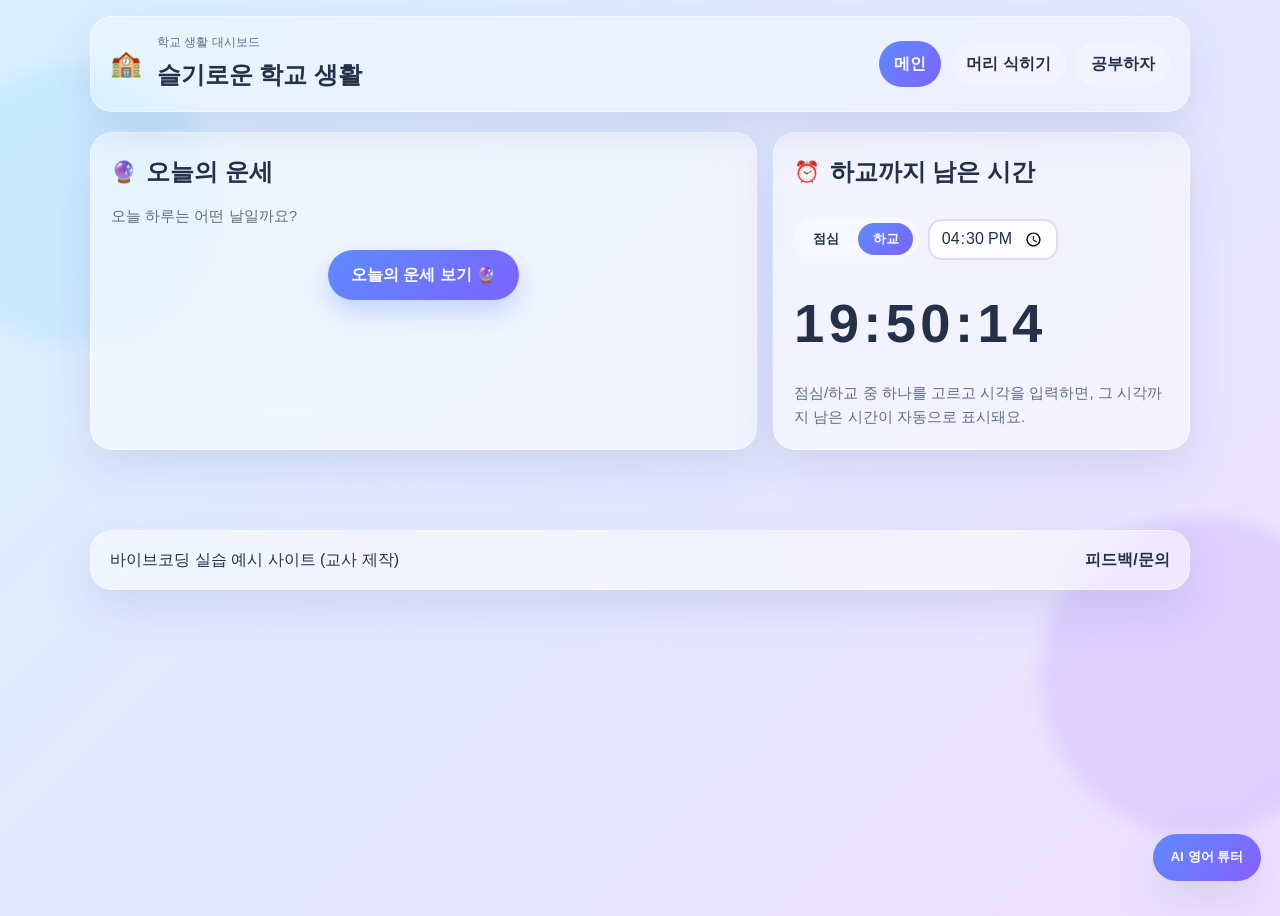
<file: index.html>
<!-- 파일 위치: index.html -->
<!DOCTYPE html>
<html lang="ko">
  <head>
    <meta charset="UTF-8" />
    <meta name="viewport" content="width=device-width, initial-scale=1.0" />
    <meta
      name="description"
      content="슬기로운 학교 생활 대시보드. 급식, 게임, 공부 도구를 한 곳에서 쉽게 확인하세요."
    />
    <title>슬기로운 학교 생활</title>
    <link rel="icon" href="assets/icons/favicon.ico" type="image/x-icon" />
    <link rel="stylesheet" href="css/style.css" />
  </head>
  <body>
    <div class="background-orb orb-1"></div>
    <div class="background-orb orb-2"></div>

    <header class="topbar glass">
      <div class="brand-wrap">
        <div class="brand-mark">🏫</div>
        <div>
          <p class="eyebrow">학교 생활 대시보드</p>
          <h1>슬기로운 학교 생활</h1>
        </div>
      </div>

      <nav class="gnb" aria-label="메인 내비게이션">
        <a class="nav-link active" href="index.html" data-page="index">메인</a>
        <a class="nav-link" href="pages/game.html" data-page="game">머리 식히기</a>
        <a class="nav-link" href="pages/study.html" data-page="study">공부하자</a>
      </nav>
    </header>

    <main class="page-shell">
      <section class="hero-grid">
        <article class="glass card fortune-card">
          <div class="section-title-row">
            <span class="title-emoji">🔮</span>
            <h2>오늘의 운세</h2>
          </div>
          <p class="fortune-subtitle">오늘 하루는 어떤 날일까요?</p>

          <div id="fortune-idle" class="fortune-idle">
            <button id="fortune-reveal-btn" type="button" class="fortune-reveal-btn">오늘의 운세 보기 🔮</button>
          </div>

          <div id="fortune-result" class="fortune-result" hidden>
            <div class="fortune-emoji" id="fortune-emoji">🍀</div>
            <p class="fortune-text" id="fortune-text"></p>

            <div class="fortune-extra">
              <div class="fortune-chip">
                <span class="fortune-chip-label">행운의 색</span>
                <span class="fortune-chip-value">
                  <span class="fortune-color-dot" id="fortune-color-dot"></span>
                  <span id="fortune-color-name"></span>
                </span>
              </div>
              <div class="fortune-chip">
                <span class="fortune-chip-label">행운의 아이템</span>
                <span class="fortune-chip-value" id="fortune-item"></span>
              </div>
            </div>

            <button id="fortune-reroll-btn" type="button" class="fortune-reroll-btn">그냥 재미로 다시 뽑기 🔁</button>
          </div>
        </article>

        <article class="glass card countdown-card">
          <div class="section-title-row">
            <span class="title-emoji">⏰</span>
            <h2 id="countdownLabel">하교까지 남은 시간</h2>
          </div>

          <div class="timer-setup">
            <div class="timer-mode-group" role="group" aria-label="시간 종류 선택">
              <button type="button" class="timer-mode-btn" data-mode="lunch" aria-pressed="false">점심</button>
              <button type="button" class="timer-mode-btn" data-mode="dismissal" aria-pressed="false">하교</button>
            </div>
            <input type="time" id="targetTimeInput" aria-label="목표 시각 입력" />
          </div>

          <div id="countdown" class="countdown-number">00:00:00</div>
          <p class="countdown-note">점심/하교 중 하나를 고르고 시각을 입력하면, 그 시각까지 남은 시간이 자동으로 표시돼요.</p>
        </article>
      </section>
    </main>

    <button class="floating-tutor" type="button" aria-label="AI 영어 튜터 열기">
      <span>AI 영어 튜터</span>
    </button>

    <!-- AI 영어 튜터 챗봇 창: 평소에는 hidden 속성으로 숨겨져 있다가,
         플로팅 버튼을 누르면 main.js가 hidden을 풀어서 화면에 보여줘요. -->
    <div id="tutor-panel" class="tutor-panel" hidden>
      <div class="tutor-panel-inner glass">
        <div class="tutor-panel-header">
          <div>
            <p class="tutor-panel-title">🤖 AI 영어 튜터</p>
            <p class="tutor-panel-hint">💡 새 단어로 다시 시작하려면 채팅창 안의 🔄 버튼을 눌러주세요</p>
          </div>
          <button id="tutor-close-btn" type="button" aria-label="AI 영어 튜터 닫기">✕</button>
        </div>
        <div class="tutor-panel-body">
          <!-- Dify에서 만든 영어 단어 챗봇이 여기에 표시돼요.
               무료 사용량 초과 시 안내 메시지 필요
               크레딧이 빨리 소진될 경우, Dify에 Google Gemini 등 자체 무료 API 키를 연결하는 방식으로 전환 가능 -->
          <iframe
            id="tutor-iframe"
            src="https://udify.app/chatbot/o3hLbj0Ut3vGTRB0"
            style="width: 100%; height: 100%"
            frameborder="0"
            allow="microphone"
            title="AI 영어 튜터 챗봇"
          ></iframe>
        </div>
      </div>
    </div>

    <footer class="site-footer glass">
      <p>바이브코딩 실습 예시 사이트 (교사 제작)</p>
      <a href="#" aria-label="피드백 및 문의">피드백/문의</a>
    </footer>

    <script src="js/config.js"></script>
    <script src="js/fortune.js"></script>
    <script src="js/main.js"></script>
  </body>
</html>
</file>
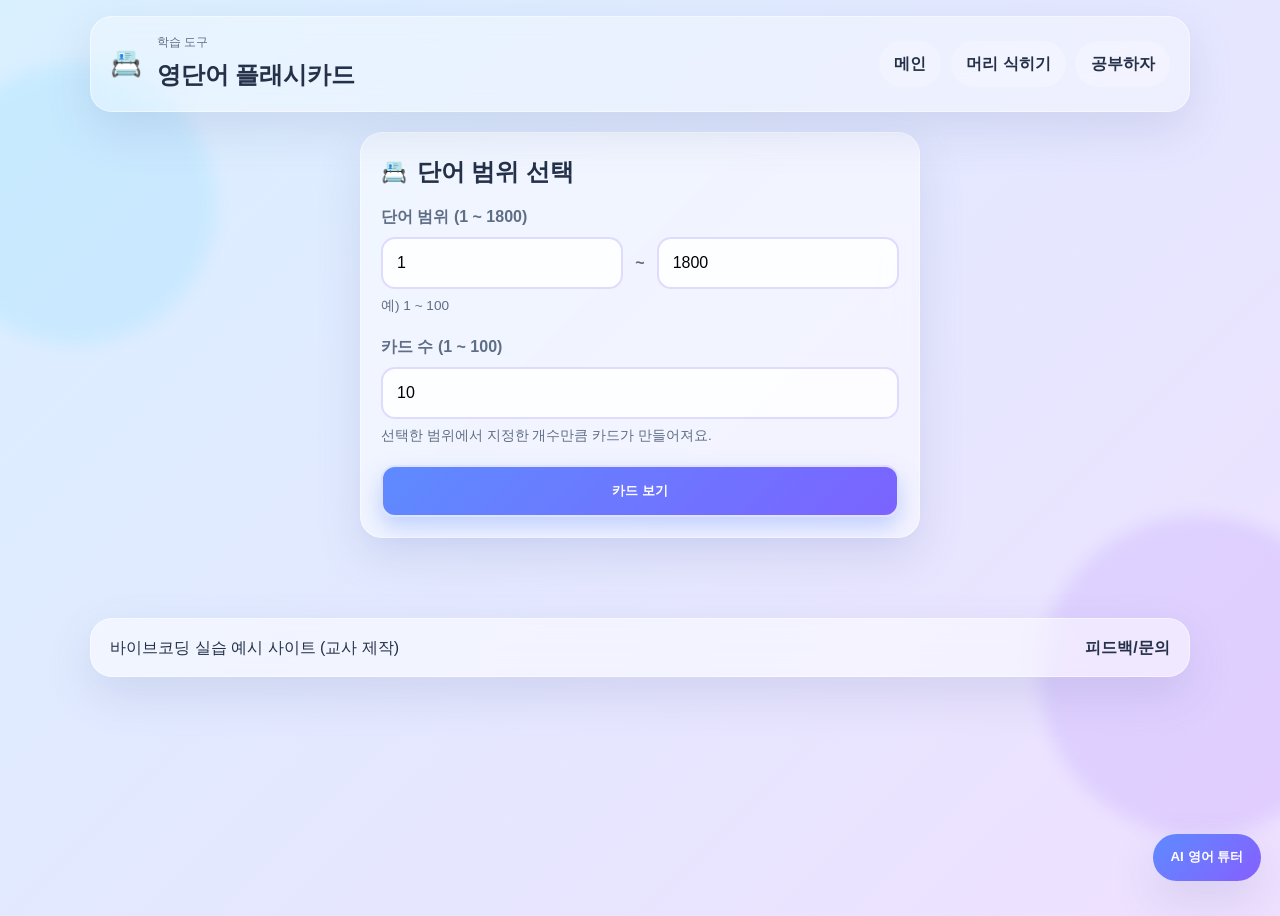
<file: pages/flashcard.html>
<!-- 파일 위치: pages/flashcard.html -->
<!DOCTYPE html>
<html lang="ko">
  <head>
    <meta charset="UTF-8" />
    <meta name="viewport" content="width=device-width, initial-scale=1.0" />
    <meta
      name="description"
      content="영단어 플래시카드로 단어를 외우고, 외웠어요/다시 봐야해요로 체크하며 학습 결과를 확인하는 페이지입니다."
    />
    <title>영단어 플래시카드</title>
    <link rel="icon" href="../assets/icons/favicon.ico" type="image/x-icon" />
    <link rel="stylesheet" href="../css/style.css" />
    <style>
      /* =========================================================
         이 페이지(flashcard.html)에서만 쓰는 전용 스타일이에요.
         색깔・둥근 정도・폰트는 전부 style.css의 :root 변수
         (--accent, --text-main, --text-subtle, --radius, --radius-sm, --font-body 등)를
         그대로 가져다 써서 사이트 전체 톤과 어긋나지 않게 했어요.
         ========================================================= */

      .flashcard-app {
        max-width: 560px;
        margin: 0 auto;
      }

      .screen {
        display: none;
        animation: fade 0.28s ease;
      }
      .screen.active {
        display: block;
      }
      @keyframes fade {
        from {
          opacity: 0;
          transform: translateY(8px);
        }
        to {
          opacity: 1;
          transform: translateY(0);
        }
      }

      /* 범위 설정 화면 */
      .field {
        margin-bottom: 1.1rem;
      }
      .field label {
        display: block;
        font-weight: 700;
        margin-bottom: 0.45rem;
        color: var(--text-subtle);
      }
      .row {
        display: flex;
        align-items: center;
        gap: 0.75rem;
      }
      .row .sep {
        font-weight: 800;
        color: var(--text-subtle);
      }
      .flashcard-app input[type="number"] {
        width: 100%;
        height: 52px;
        border-radius: var(--radius-sm);
        border: 2px solid rgba(124, 108, 246, 0.24);
        background: rgba(255, 255, 255, 0.84);
        padding: 0 14px;
        font-size: 1rem;
        font-family: var(--font-body);
        outline: none;
        transition: border-color 0.2s ease, box-shadow 0.2s ease;
      }
      .flashcard-app input:focus {
        border-color: var(--accent-strong);
        box-shadow: 0 0 0 4px rgba(124, 108, 246, 0.12);
      }
      .hint {
        font-size: 0.85rem;
        color: var(--text-subtle);
        margin-top: 0.4rem;
      }

      .msg {
        display: none;
        margin-top: 0.9rem;
        padding: 0.85rem 0.95rem;
        border-radius: var(--radius-sm);
        font-size: 0.9rem;
      }
      .msg.show {
        display: block;
      }
      .msg.error {
        background: #fff1f3;
        color: #b02a37;
      }
      .msg.notice {
        background: #eef4ff;
        color: #204e9d;
      }

      .btn-primary {
        width: 100%;
        min-height: 52px;
        color: #fff;
        background: linear-gradient(135deg, var(--accent), var(--accent-strong));
        box-shadow: 0 10px 22px rgba(94, 139, 255, 0.34);
        border: 2px solid rgba(255, 255, 255, 0.78);
        border-radius: var(--radius-sm);
        font-weight: 800;
        cursor: pointer;
        transition: transform 0.15s ease, filter 0.15s ease;
      }
      .btn-primary:hover {
        filter: brightness(1.05);
        transform: translateY(-1px);
      }

      .btn-sub {
        width: 100%;
        min-height: 48px;
        margin-top: 0.75rem;
        color: var(--text-main);
        background: rgba(124, 108, 246, 0.12);
        border: 1px solid rgba(124, 108, 246, 0.25);
        border-radius: var(--radius-sm);
        font-weight: 700;
        cursor: pointer;
        transition: background 0.15s ease;
      }
      .btn-sub:hover {
        background: rgba(124, 108, 246, 0.18);
      }

      /* 진행률 */
      .flashcard-progress {
        margin-bottom: 1rem;
      }
      .progress-text {
        text-align: center;
        font-weight: 700;
        color: var(--text-subtle);
        margin-bottom: 0.5rem;
      }
      .progress-bar-bg {
        width: 100%;
        height: 10px;
        border-radius: 999px;
        background: rgba(124, 108, 246, 0.15);
        overflow: hidden;
      }
      .progress-bar-fill {
        height: 100%;
        width: 0%;
        background: var(--accent);
        border-radius: 999px;
        transition: width 0.3s ease;
      }

      /* 카드 */
      .flashcard-box {
        min-height: 260px;
        padding: 2rem;
        display: grid;
        place-items: center;
        text-align: center;
        border-radius: var(--radius);
        cursor: pointer;
        background: rgba(255, 255, 255, 0.45);
        box-shadow: var(--shadow);
        margin-bottom: 1rem;
      }
      .flashcard-word {
        font-size: clamp(2rem, 5vw, 3rem);
        font-weight: 800;
        color: var(--text-main);
      }
      .flashcard-meaning {
        font-size: 1.1rem;
        color: var(--text-subtle);
        margin-top: 0.8rem;
      }

      .flashcard-nav-row,
      .flashcard-mark-row {
        display: flex;
        gap: 0.75rem;
        flex-wrap: wrap;
      }
      .flashcard-nav-row {
        margin-bottom: 0.75rem;
      }
      .flashcard-nav-row button,
      .flashcard-mark-row button {
        flex: 1;
        min-width: 110px;
        border: none;
        border-radius: 999px;
        padding: 0.85rem 1rem;
        font-weight: 800;
        cursor: pointer;
        background: rgba(255, 255, 255, 0.75);
        box-shadow: 0 8px 20px rgba(87, 105, 165, 0.12);
      }
      .flashcard-nav-row button:disabled {
        opacity: 0.4;
        cursor: not-allowed;
        transform: none;
      }

      .mark-unsure {
        background: rgba(220, 53, 69, 0.12) !important;
        color: #b02a37;
      }
      .mark-unsure.active {
        background: #dc3545 !important;
        color: #fff;
      }
      .mark-known {
        background: rgba(40, 167, 69, 0.12) !important;
        color: #1f7a37;
      }
      .mark-known.active {
        background: #28a745 !important;
        color: #fff;
      }

      /* 결과 화면 */
      .result-message {
        text-align: center;
        font-size: 1.2rem;
        font-weight: 800;
        margin: 0.2rem 0 1.3rem;
        color: var(--text-main);
      }

      .result-summary {
        display: flex;
        align-items: center;
        gap: 1.5rem;
        flex-wrap: wrap;
        background: rgba(255, 255, 255, 0.4);
        border-radius: var(--radius);
        padding: 1.25rem;
      }

      .ring-wrap {
        position: relative;
        width: 140px;
        height: 140px;
        flex-shrink: 0;
        margin: 0 auto;
      }
      .ring-outer {
        position: absolute;
        inset: 0;
        border-radius: 50%;
        background: conic-gradient(rgba(148, 163, 184, 0.28) 0% 100%);
        transition: background 0.4s ease;
      }
      .ring-inner {
        position: absolute;
        top: 50%;
        left: 50%;
        transform: translate(-50%, -50%);
        width: 104px;
        height: 104px;
        border-radius: 50%;
        background: var(--surface-strong);
        display: grid;
        place-items: center;
        text-align: center;
      }
      .ring-count {
        font-size: 1.35rem;
        font-weight: 800;
        color: var(--text-main);
      }
      .ring-percent {
        font-size: 0.85rem;
        color: var(--text-subtle);
        margin-top: 2px;
      }

      .result-stats {
        flex: 1;
        min-width: 180px;
        display: grid;
        gap: 0.5rem;
      }
      .result-stat-row {
        display: flex;
        justify-content: space-between;
        padding: 0.6rem 0.2rem;
        border-bottom: 1px solid rgba(124, 108, 246, 0.15);
      }
      .result-stat-row .label {
        color: var(--text-subtle);
      }
      .result-stat-row .value {
        font-weight: 800;
      }
      .result-stat-row.known .value {
        color: #1f7a37;
      }
      .result-stat-row.unsure .value {
        color: #b02a37;
      }

      .review-title {
        font-weight: 800;
        color: var(--text-main);
        margin: 1.4rem 0 0.7rem;
      }
      .review-list {
        display: grid;
        gap: 0.6rem;
      }
      .review-item {
        background: #fff5f5;
        border: 1px solid #f5c2c7;
        border-radius: var(--radius-sm);
        padding: 0.7rem 0.9rem;
        font-size: 0.9rem;
      }
      .review-item .eng {
        font-weight: 700;
        color: #b02a37;
      }
      .review-item .kor {
        color: var(--text-subtle);
        margin-top: 2px;
      }
      .review-item.skip {
        background: #fff8ec;
        border-color: #f5dfa6;
      }
      .review-item.skip .eng {
        color: #a9720b;
      }
      .review-empty {
        text-align: center;
        color: #28a745;
        font-weight: 700;
        padding: 0.8rem;
      }

      @media (max-width: 767px) {
        .result-summary {
          flex-direction: column;
          text-align: center;
        }
        .result-stats {
          width: 100%;
        }
      }
    </style>
  </head>
  <body>
    <div class="background-orb orb-1"></div>
    <div class="background-orb orb-2"></div>

    <header class="topbar glass">
      <div class="brand-wrap">
        <div class="brand-mark">📇</div>
        <div>
          <p class="eyebrow">학습 도구</p>
          <h1>영단어 플래시카드</h1>
        </div>
      </div>

      <nav class="gnb" aria-label="메인 내비게이션">
        <a class="nav-link" href="../index.html" data-page="index">메인</a>
        <a class="nav-link" href="game.html" data-page="game">머리 식히기</a>
        <a class="nav-link active" href="study.html" data-page="study">공부하자</a>
      </nav>
    </header>

    <main class="page-shell">
      <div class="flashcard-app">

        <!-- 화면 1: 단어 범위 선택 -->
        <section id="screen-setup" class="screen active glass card">
          <div class="section-title-row">
            <span class="title-emoji">📇</span>
            <h2>단어 범위 선택</h2>
          </div>

          <div class="field">
            <label for="startNum">단어 범위 (1 ~ 1800)</label>
            <div class="row">
              <input id="startNum" type="number" min="1" max="1800" value="1" inputmode="numeric" />
              <span class="sep">~</span>
              <input id="endNum" type="number" min="1" max="1800" value="1800" inputmode="numeric" />
            </div>
            <div class="hint">예) 1 ~ 100</div>
          </div>

          <div class="field">
            <label for="countNum">카드 수 (1 ~ 100)</label>
            <input id="countNum" type="number" min="1" max="100" value="10" inputmode="numeric" />
            <div class="hint">선택한 범위에서 지정한 개수만큼 카드가 만들어져요.</div>
          </div>

          <div id="setupMsg" class="msg"></div>

          <button id="startBtn" class="btn-primary" type="button">카드 보기</button>
        </section>

        <!-- 화면 2: 플래시카드 학습 -->
        <section id="screen-card" class="screen">
          <div class="flashcard-progress">
            <div class="progress-text" id="progressText">1 / 10</div>
            <div class="progress-bar-bg">
              <div class="progress-bar-fill" id="progressFill"></div>
            </div>
          </div>

          <div id="flashcard" class="glass flashcard-box" role="button" tabindex="0" aria-label="카드를 눌러 뜻 보기">
            <div>
              <div id="flashcard-word" class="flashcard-word">범위를 설정하고 카드 보기를 눌러주세요.</div>
              <div id="flashcard-meaning" class="flashcard-meaning">카드를 눌러 뜻을 확인하세요.</div>
            </div>
          </div>

          <div class="flashcard-nav-row flashcard-controls">
            <button id="prevBtn" type="button" aria-label="이전 카드">← 이전</button>
            <button id="toggleBtn" type="button" aria-label="뜻 보기 또는 가리기">뜻 보기</button>
            <button id="nextBtn" type="button" aria-label="다음 카드">다음 →</button>
          </div>

          <div class="flashcard-mark-row flashcard-controls">
            <button id="unsureBtn" class="mark-unsure" type="button" aria-label="다시 봐야해요로 표시">✕ 다시 봐야해요</button>
            <button id="knownBtn" class="mark-known" type="button" aria-label="외웠어요로 표시">⭕ 외웠어요</button>
          </div>
        </section>

        <!-- 화면 3: 학습 결과 -->
        <section id="screen-result" class="screen">
          <div class="glass card">
            <div class="section-title-row">
              <span class="title-emoji">🎉</span>
              <h2>학습 결과</h2>
            </div>

            <p class="result-message" id="resultMessage"></p>

            <div class="result-summary">
              <div class="ring-wrap">
                <div class="ring-outer" id="ringOuter"></div>
                <div class="ring-inner">
                  <div>
                    <div class="ring-count" id="ringCount">0/0</div>
                    <div class="ring-percent" id="ringPercent">0%</div>
                  </div>
                </div>
              </div>

              <div class="result-stats">
                <div class="result-stat-row known">
                  <span class="label">외웠어요</span>
                  <span class="value" id="statKnown">0개</span>
                </div>
                <div class="result-stat-row unsure">
                  <span class="label">다시 봐야해요</span>
                  <span class="value" id="statUnsure">0개</span>
                </div>
                <div class="result-stat-row">
                  <span class="label">건너뜀</span>
                  <span class="value" id="statSkip">0개</span>
                </div>
              </div>
            </div>

            <h3 class="review-title">다시 봐야할 단어</h3>
            <div id="reviewList" class="review-list"></div>

            <button id="retrySameBtn" class="btn-primary" type="button">같은 범위로 다시 보기</button>
            <button id="restartBtn" class="btn-sub" type="button">처음으로 (범위 다시 설정)</button>
          </div>
        </section>

      </div>
    </main>

    <button class="floating-tutor" type="button" aria-label="AI 영어 튜터 열기">
      <span>AI 영어 튜터</span>
    </button>
    <!-- AI 영어 튜터 챗봇 창: 평소에는 hidden 속성으로 숨겨져 있다가,
         플로팅 버튼을 누르면 main.js가 hidden을 풀어서 화면에 보여줘요. -->
    <div id="tutor-panel" class="tutor-panel" hidden>
      <div class="tutor-panel-inner glass">
        <div class="tutor-panel-header">
          <div>
            <p class="tutor-panel-title">🤖 AI 영어 튜터</p>
            <p class="tutor-panel-hint">💡 새 단어로 다시 시작하려면 채팅창 안의 🔄 버튼을 눌러주세요</p>
          </div>
          <button id="tutor-close-btn" type="button" aria-label="AI 영어 튜터 닫기">✕</button>
        </div>
        <div class="tutor-panel-body">
          <!-- Dify에서 만든 영어 단어 챗봇이 여기에 표시돼요.
               무료 사용량 초과 시 안내 메시지 필요
               크레딧이 빨리 소진될 경우, Dify에 Google Gemini 등 자체 무료 API 키를 연결하는 방식으로 전환 가능 -->
          <iframe
            id="tutor-iframe"
            src="https://udify.app/chatbot/o3hLbj0Ut3vGTRB0"
            style="width: 100%; height: 100%"
            frameborder="0"
            allow="microphone"
            title="AI 영어 튜터 챗봇"
          ></iframe>
        </div>
      </div>
    </div>


    <footer class="site-footer glass">
      <p>바이브코딩 실습 예시 사이트 (교사 제작)</p>
      <a href="#" aria-label="피드백 및 문의">피드백/문의</a>
    </footer>

    <script src="../js/config.js"></script>
    <script src="../js/words.js"></script>
    <script src="../js/flashcard.js"></script>
    <script src="../js/main.js"></script>
  </body>
</html>
</file>
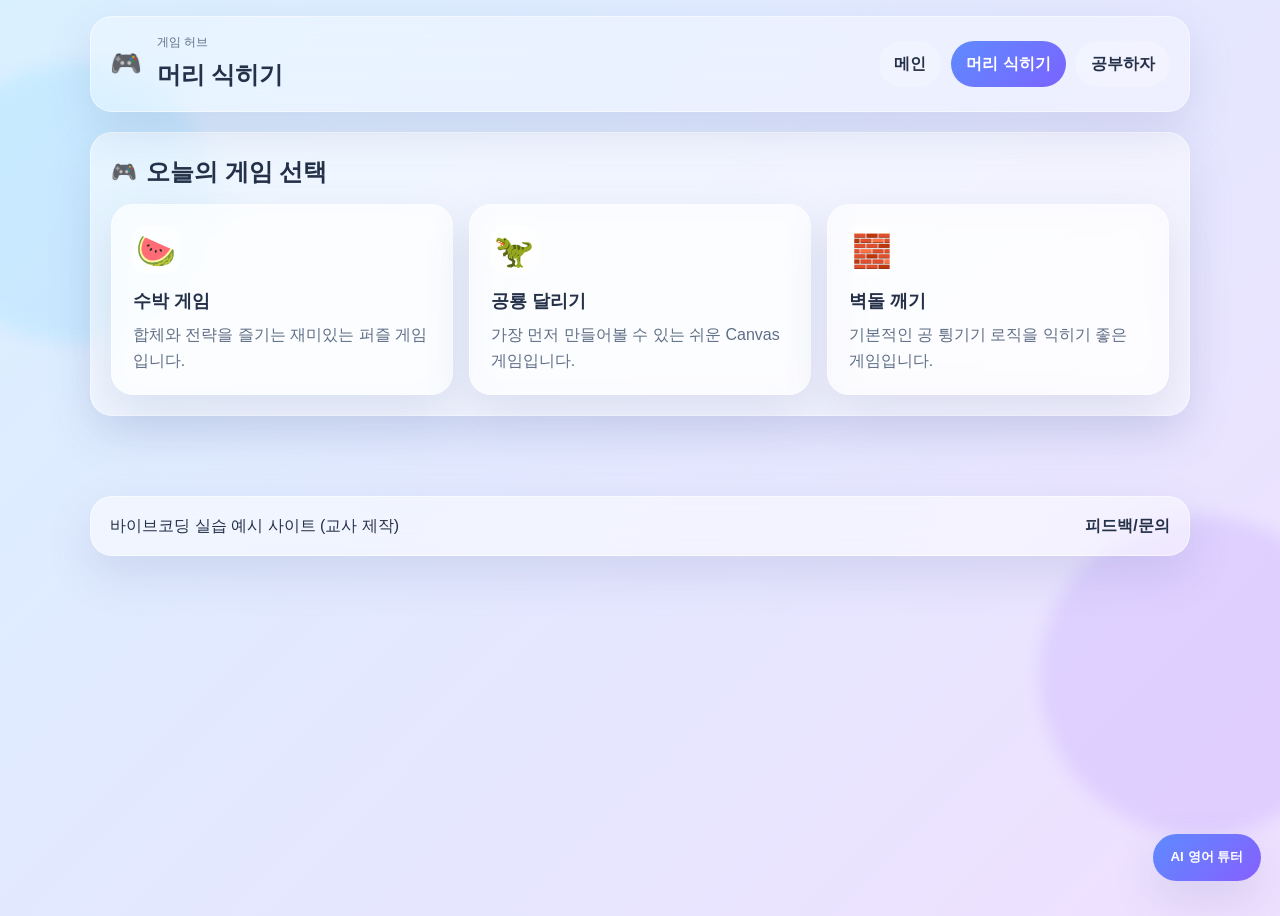
<file: pages/game.html>
<!-- 파일 위치: pages/game.html -->
<!DOCTYPE html>
<html lang="ko">
  <head>
    <meta charset="UTF-8" />
    <meta name="viewport" content="width=device-width, initial-scale=1.0" />
    <meta
      name="description"
      content="머리 식히기 메뉴. 게임 허브 페이지입니다."
    />
    <title>머리 식히기</title>
    <link rel="icon" href="../assets/icons/favicon.ico" type="image/x-icon" />
    <link rel="stylesheet" href="../css/style.css" />
  </head>
  <body>
    <div class="background-orb orb-1"></div>
    <div class="background-orb orb-2"></div>

    <header class="topbar glass">
      <div class="brand-wrap">
        <div class="brand-mark">🎮</div>
        <div>
          <p class="eyebrow">게임 허브</p>
          <h1>머리 식히기</h1>
        </div>
      </div>

      <nav class="gnb" aria-label="메인 내비게이션">
        <a class="nav-link" href="../index.html" data-page="index">메인</a>
        <a class="nav-link active" href="game.html" data-page="game">머리 식히기</a>
        <a class="nav-link" href="study.html" data-page="study">공부하자</a>
      </nav>
    </header>

    <main class="page-shell menu-page">
      <section class="glass card">
        <div class="section-title-row">
          <span class="title-emoji">🎮</span>
          <h2>오늘의 게임 선택</h2>
        </div>
        <div class="menu-grid">
          <a class="glass menu-card" href="game_suika.html" role="button" tabindex="0" aria-label="수박 게임 열기">
            <div class="icon">🍉</div>
            <h3>수박 게임</h3>
            <p>합체와 전략을 즐기는 재미있는 퍼즐 게임입니다.</p>
          </a>

          <a class="glass menu-card" href="game_dino.html" role="button" tabindex="0" aria-label="공룡 달리기 열기">
            <div class="icon">🦖</div>
            <h3>공룡 달리기</h3>
            <p>가장 먼저 만들어볼 수 있는 쉬운 Canvas 게임입니다.</p>
          </a>

          <a class="glass menu-card" href="game_brick.html" role="button" tabindex="0" aria-label="벽돌 깨기 열기">
            <div class="icon">🧱</div>
            <h3>벽돌 깨기</h3>
            <p>기본적인 공 튕기기 로직을 익히기 좋은 게임입니다.</p>
          </a>
        </div>
      </section>
    </main>

    <button class="floating-tutor" type="button" aria-label="AI 영어 튜터 열기">
      <span>AI 영어 튜터</span>
    </button>

    <!-- AI 영어 튜터 챗봇 창: 평소에는 hidden 속성으로 숨겨져 있다가,
         플로팅 버튼을 누르면 main.js가 hidden을 풀어서 화면에 보여줘요. -->
    <div id="tutor-panel" class="tutor-panel" hidden>
      <div class="tutor-panel-inner glass">
        <div class="tutor-panel-header">
          <div>
            <p class="tutor-panel-title">🤖 AI 영어 튜터</p>
            <p class="tutor-panel-hint">💡 새 단어로 다시 시작하려면 채팅창 안의 🔄 버튼을 눌러주세요</p>
          </div>
          <button id="tutor-close-btn" type="button" aria-label="AI 영어 튜터 닫기">✕</button>
        </div>
        <div class="tutor-panel-body">
          <!-- Dify에서 만든 영어 단어 챗봇이 여기에 표시돼요.
               무료 사용량 초과 시 안내 메시지 필요
               크레딧이 빨리 소진될 경우, Dify에 Google Gemini 등 자체 무료 API 키를 연결하는 방식으로 전환 가능 -->
          <iframe
            id="tutor-iframe"
            src="https://udify.app/chatbot/o3hLbj0Ut3vGTRB0"
            style="width: 100%; height: 100%"
            frameborder="0"
            allow="microphone"
            title="AI 영어 튜터 챗봇"
          ></iframe>
        </div>
      </div>
    </div>

    <footer class="site-footer glass">
      <p>바이브코딩 실습 예시 사이트 (교사 제작)</p>
      <a href="#" aria-label="피드백 및 문의">피드백/문의</a>
    </footer>

    <script src="../js/config.js"></script>
    <script src="../js/main.js"></script>
  </body>
</html>
</file>
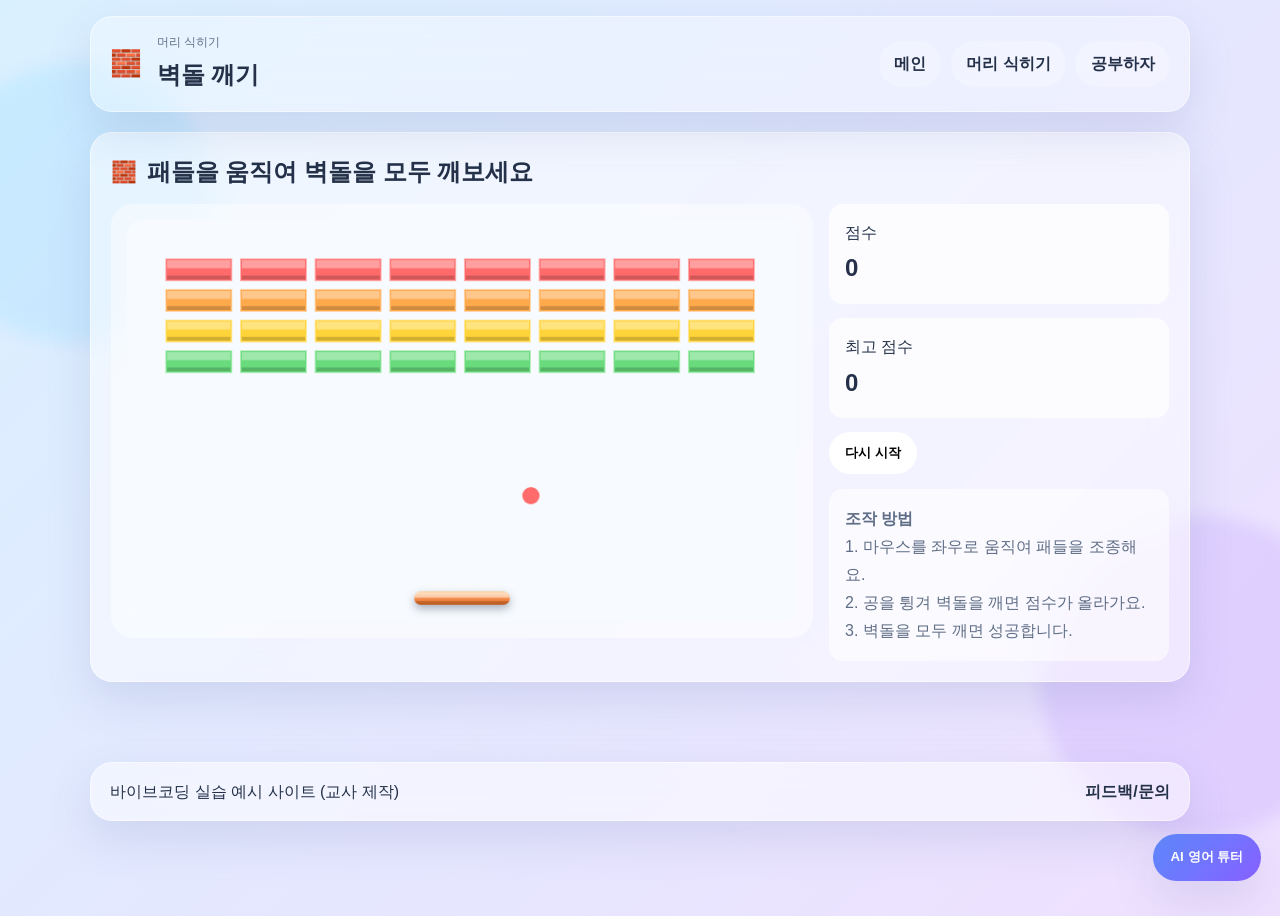
<file: pages/game_brick.html>
<!-- 파일 위치: pages/game_brick.html -->
<!DOCTYPE html>
<html lang="ko">
  <head>
    <meta charset="UTF-8" />
    <meta name="viewport" content="width=device-width, initial-scale=1.0" />
    <meta name="description" content="벽돌 깨기 게임 - 슬기로운 학교 생활" />
    <title>벽돌 깨기</title>
    <link rel="icon" href="../assets/icons/favicon.ico" type="image/x-icon" />
    <link rel="stylesheet" href="../css/style.css" />
    <style>
      .game-shell {
        display: grid;
        gap: 1rem;
      }

      .game-panel {
        display: grid;
        grid-template-columns: 1fr 340px;
        gap: 1rem;
        align-items: start;
      }

      .game-stage {
        padding: 1rem;
        border-radius: var(--radius);
        background: rgba(255, 255, 255, 0.45);
      }

      canvas {
        width: 100%;
        max-width: 700px;
        display: block;
        margin: 0 auto;
        border-radius: 16px;
        background: linear-gradient(180deg, #eef7ff, #f9fcff);
      }

      .game-side {
        display: grid;
        gap: 0.9rem;
      }

      .score-card {
        padding: 1rem;
        border-radius: var(--radius-sm);
        background: rgba(255, 255, 255, 0.72);
      }

      .score-card strong {
        display: block;
        font-size: 1.5rem;
        margin-top: 0.25rem;
      }

      .controls-row {
        display: flex;
        gap: 0.6rem;
        flex-wrap: wrap;
      }

      .controls-row button {
        border: none;
        border-radius: 999px;
        padding: 0.75rem 1rem;
        font-weight: 700;
        cursor: pointer;
        background: white;
      }

      .game-help {
        line-height: 1.75;
        color: var(--text-subtle);
        background: rgba(255, 255, 255, 0.55);
        border-radius: var(--radius-sm);
        padding: 1rem;
      }

      @media (max-width: 900px) {
        .game-panel {
          grid-template-columns: 1fr;
        }
      }
    </style>
  </head>
  <body>
    <div class="background-orb orb-1"></div>
    <div class="background-orb orb-2"></div>

    <header class="topbar glass">
      <div class="brand-wrap">
        <div class="brand-mark">🧱</div>
        <div>
          <p class="eyebrow">머리 식히기</p>
          <h1>벽돌 깨기</h1>
        </div>
      </div>

      <nav class="gnb" aria-label="메인 내비게이션">
        <a class="nav-link" href="../index.html" data-page="index">메인</a>
        <a class="nav-link active" href="game.html" data-page="game">머리 식히기</a>
        <a class="nav-link" href="study.html" data-page="study">공부하자</a>
      </nav>
    </header>

    <main class="page-shell game-shell">
      <section class="glass card">
        <div class="section-title-row">
          <span class="title-emoji">🧱</span>
          <h2>패들을 움직여 벽돌을 모두 깨보세요</h2>
        </div>

        <div class="game-panel">
          <div class="game-stage">
            <canvas id="gameCanvas" width="700" height="420" aria-label="벽돌 깨기 캔버스"></canvas>
          </div>

          <div class="game-side">
            <div class="score-card">
              <span>점수</span>
              <strong id="score">0</strong>
            </div>
            <div class="score-card">
              <span>최고 점수</span>
              <strong id="bestScore">0</strong>
            </div>
            <div class="controls-row">
              <button id="restartBtn" type="button">다시 시작</button>
            </div>
            <div class="game-help">
              <strong>조작 방법</strong><br />
              1. 마우스를 좌우로 움직여 패들을 조종해요.<br />
              2. 공을 튕겨 벽돌을 깨면 점수가 올라가요.<br />
              3. 벽돌을 모두 깨면 성공합니다.
            </div>
          </div>
        </div>
      </section>
    </main>

    <button class="floating-tutor" type="button" aria-label="AI 영어 튜터 열기">
      <span>AI 영어 튜터</span>
    </button>

    <!-- AI 영어 튜터 챗봇 창: 평소에는 hidden 속성으로 숨겨져 있다가,
         플로팅 버튼을 누르면 main.js가 hidden을 풀어서 화면에 보여줘요. -->
    <div id="tutor-panel" class="tutor-panel" hidden>
      <div class="tutor-panel-inner glass">
        <div class="tutor-panel-header">
          <div>
            <p class="tutor-panel-title">🤖 AI 영어 튜터</p>
            <p class="tutor-panel-hint">💡 새 단어로 다시 시작하려면 채팅창 안의 🔄 버튼을 눌러주세요</p>
          </div>
          <button id="tutor-close-btn" type="button" aria-label="AI 영어 튜터 닫기">✕</button>
        </div>
        <div class="tutor-panel-body">
          <!-- Dify에서 만든 영어 단어 챗봇이 여기에 표시돼요.
               무료 사용량 초과 시 안내 메시지 필요
               크레딧이 빨리 소진될 경우, Dify에 Google Gemini 등 자체 무료 API 키를 연결하는 방식으로 전환 가능 -->
          <iframe
            id="tutor-iframe"
            src="https://udify.app/chatbot/o3hLbj0Ut3vGTRB0"
            style="width: 100%; height: 100%"
            frameborder="0"
            allow="microphone"
            title="AI 영어 튜터 챗봇"
          ></iframe>
        </div>
      </div>
    </div>

    <footer class="site-footer glass">
      <p>바이브코딩 실습 예시 사이트 (교사 제작)</p>
      <a href="#" aria-label="피드백 및 문의">피드백/문의</a>
    </footer>

    <script src="../js/config.js"></script>
    <script src="../js/main.js"></script>
    <script>
      const canvas = document.getElementById('gameCanvas');
      const ctx = canvas.getContext('2d');
      const scoreEl = document.getElementById('score');
      const bestScoreEl = document.getElementById('bestScore');
      const restartBtn = document.getElementById('restartBtn');

      const paddle = {
        width: 100,
        height: 14,
        x: canvas.width / 2 - 50,
        y: canvas.height - 32,
        speed: 10,
      };

      const ball = {
        x: canvas.width / 2,
        y: canvas.height - 60,
        radius: 9,
        vx: 4,
        vy: -4,
      };

      /* 효과음: assets/sounds 폴더의 무료 효과음을 사용해요.
         공이 벽돌에 부딪힐 때마다 이 소리를 복제해서 재생하기 때문에,
         짧은 시간에 여러 번 부딪혀도 소리가 겹쳐서 자연스럽게 들려요. */
      const hitSound = new Audio('../assets/sounds/ping.wav');
      hitSound.volume = 0.5;

      function playHitSound() {
        const sfx = hitSound.cloneNode();
        sfx.volume = hitSound.volume;
        sfx.play().catch(() => {
          // 브라우저가 자동 재생을 막은 경우 조용히 무시해요.
        });
      }

      const bricks = [];
      let score = 0;
      let bestScore = Number(localStorage.getItem('brick-best-score') || 0);
      let gameOver = false;
      let gameClear = false;
      let lastTime = 0;

      bestScoreEl.textContent = bestScore;

      /* 벽돌 줄마다 다른 색을 쓰기 위한 팔레트예요. 줄 번호(row)를 이 배열의
         길이로 나눈 나머지로 색을 골라서, 줄마다 알록달록하게 보이게 해요. */
      const BRICK_COLORS = ['#ff6b6b', '#ffa94d', '#ffd43b', '#69db7c', '#4dabf7', '#9775fa'];

      function createBricks() {
        bricks.length = 0;
        const rows = 4;
        const cols = 8;
        const brickWidth = 70;
        const brickHeight = 24;
        const gap = 8;
        const offsetX = 40;
        const offsetY = 40;

        for (let row = 0; row < rows; row += 1) {
          for (let col = 0; col < cols; col += 1) {
            bricks.push({
              x: offsetX + col * (brickWidth + gap),
              y: offsetY + row * (brickHeight + gap),
              width: brickWidth,
              height: brickHeight,
              alive: true,
              color: BRICK_COLORS[row % BRICK_COLORS.length],
            });
          }
        }
      }

      function resetGame() {
        score = 0;
        gameOver = false;
        gameClear = false;
        ball.x = canvas.width / 2;
        ball.y = canvas.height - 60;
        ball.vx = 4;
        ball.vy = -4;
        paddle.x = canvas.width / 2 - paddle.width / 2;
        createBricks();
        updateScore();
      }

      function updateScore() {
        scoreEl.textContent = score;
        if (score > bestScore) {
          bestScore = score;
          localStorage.setItem('brick-best-score', String(bestScore));
          bestScoreEl.textContent = bestScore;
        }
      }

      function update(delta) {
        if (gameOver || gameClear) return;

        // 패들의 "왼쪽 끝"이 아니라 "가운데"가 마우스 위치를 따라가도록,
        // 목표 좌표에서 패들 폭의 절반만큼 미리 빼줘요.
        const targetX = mouseX - paddle.width / 2;
        paddle.x = Math.min(Math.max(paddle.x + (delta * 0.05 * (targetX - paddle.x)), 0), canvas.width - paddle.width);

        ball.x += ball.vx;
        ball.y += ball.vy;

        if (ball.x <= ball.radius || ball.x >= canvas.width - ball.radius) {
          ball.vx *= -1;
        }

        if (ball.y <= ball.radius) {
          ball.vy *= -1;
        }

        if (ball.y + ball.radius >= paddle.y && ball.y - ball.radius <= paddle.y + paddle.height && ball.x >= paddle.x && ball.x <= paddle.x + paddle.width) {
          ball.vy *= -1;
          ball.vx += (ball.x - (paddle.x + paddle.width / 2)) * 0.02;
        }

        if (ball.y - ball.radius > canvas.height) {
          gameOver = true;
        }

        for (const brick of bricks) {
          if (!brick.alive) continue;
          const touchingX = ball.x + ball.radius > brick.x && ball.x - ball.radius < brick.x + brick.width;
          const touchingY = ball.y + ball.radius > brick.y && ball.y - ball.radius < brick.y + brick.height;

          if (touchingX && touchingY) {
            brick.alive = false;
            ball.vy *= -1;
            score += 10;
            updateScore();
            playHitSound();
          }
        }

        if (bricks.every((brick) => !brick.alive)) {
          gameClear = true;
        }
      }

      function drawBricks() {
        bricks.forEach((brick) => {
          if (!brick.alive) return;

          ctx.fillStyle = brick.color;
          ctx.fillRect(brick.x, brick.y, brick.width, brick.height);

          /* 위쪽은 밝게, 아래쪽은 어둡게 칠해서 벽돌에 약간의 입체감을 줘요. */
          ctx.fillStyle = 'rgba(255, 255, 255, 0.35)';
          ctx.fillRect(brick.x + 2, brick.y + 2, brick.width - 4, brick.height * 0.35);

          ctx.fillStyle = 'rgba(0, 0, 0, 0.18)';
          ctx.fillRect(brick.x + 2, brick.y + brick.height - 6, brick.width - 4, 4);

          ctx.strokeStyle = 'rgba(255, 255, 255, 0.5)';
          ctx.lineWidth = 1;
          ctx.strokeRect(brick.x + 0.5, brick.y + 0.5, brick.width - 1, brick.height - 1);
        });
      }

      /* 모서리가 둥근 사각형 경로를 그려주는 도우미 함수예요.
         패들을 알약(캡슐) 모양으로 그릴 때 사용해요. */
      function traceRoundedRect(x, y, width, height, radius) {
        const r = Math.min(radius, width / 2, height / 2);
        ctx.beginPath();
        ctx.moveTo(x + r, y);
        ctx.arcTo(x + width, y, x + width, y + height, r);
        ctx.arcTo(x + width, y + height, x, y + height, r);
        ctx.arcTo(x, y + height, x, y, r);
        ctx.arcTo(x, y, x + width, y, r);
        ctx.closePath();
      }

      function drawPaddle() {
        const radius = paddle.height / 2;

        /* 그림자를 먼저 그려서 패들이 살짝 떠 있는 것처럼 보이게 해요. */
        ctx.save();
        ctx.shadowColor = 'rgba(20, 30, 60, 0.35)';
        ctx.shadowBlur = 10;
        ctx.shadowOffsetY = 4;

        const gradient = ctx.createLinearGradient(paddle.x, paddle.y, paddle.x, paddle.y + paddle.height);
        gradient.addColorStop(0, '#ffd199');
        gradient.addColorStop(0.55, '#f38b4a');
        gradient.addColorStop(1, '#d76a25');

        traceRoundedRect(paddle.x, paddle.y, paddle.width, paddle.height, radius);
        ctx.fillStyle = gradient;
        ctx.fill();
        ctx.restore();

        /* 위쪽에 반짝이는 하이라이트, 아래쪽에 그림자 띠를 더해서
           동그란 캔디바처럼 입체적으로 보이게 해요. */
        ctx.save();
        traceRoundedRect(paddle.x, paddle.y, paddle.width, paddle.height, radius);
        ctx.clip();

        ctx.fillStyle = 'rgba(255, 255, 255, 0.45)';
        ctx.fillRect(paddle.x, paddle.y + 1, paddle.width, paddle.height * 0.4);

        ctx.fillStyle = 'rgba(120, 50, 10, 0.28)';
        ctx.fillRect(paddle.x, paddle.y + paddle.height * 0.72, paddle.width, paddle.height * 0.28);
        ctx.restore();
      }

      function drawBall() {
        ctx.beginPath();
        ctx.fillStyle = '#ff6b6b';
        ctx.arc(ball.x, ball.y, ball.radius, 0, Math.PI * 2);
        ctx.fill();
      }

      function drawOverlay() {
        ctx.fillStyle = 'rgba(18, 27, 47, 0.62)';
        ctx.fillRect(0, 0, canvas.width, canvas.height);
        ctx.fillStyle = '#ffffff';
        ctx.textAlign = 'center';
        ctx.font = 'bold 28px sans-serif';

        if (gameOver) {
          ctx.fillText('게임 오버', canvas.width / 2, canvas.height / 2 - 8);
        }

        if (gameClear) {
          ctx.fillText('게임 클리어!', canvas.width / 2, canvas.height / 2 - 8);
        }

        ctx.font = '16px sans-serif';
        ctx.fillText('다시 시작 버튼을 눌러 다시 도전하세요.', canvas.width / 2, canvas.height / 2 + 24);
      }

      function draw() {
        ctx.clearRect(0, 0, canvas.width, canvas.height);
        ctx.fillStyle = '#f7fbff';
        ctx.fillRect(0, 0, canvas.width, canvas.height);
        drawBricks();
        drawPaddle();
        drawBall();

        if (gameOver || gameClear) {
          drawOverlay();
        }
      }

      let mouseX = canvas.width / 2;
      canvas.addEventListener('mousemove', (event) => {
        const rect = canvas.getBoundingClientRect();
        const scaleX = canvas.width / rect.width;
        mouseX = (event.clientX - rect.left) * scaleX;
      });

      restartBtn.addEventListener('click', () => {
        resetGame();
        draw();
      });

      function loop(timestamp) {
        if (!lastTime) lastTime = timestamp;
        const delta = timestamp - lastTime;
        lastTime = timestamp;

        update(delta);
        draw();
        requestAnimationFrame(loop);
      }

      resetGame();
      requestAnimationFrame(loop);
    </script>
  </body>
</html>
</file>
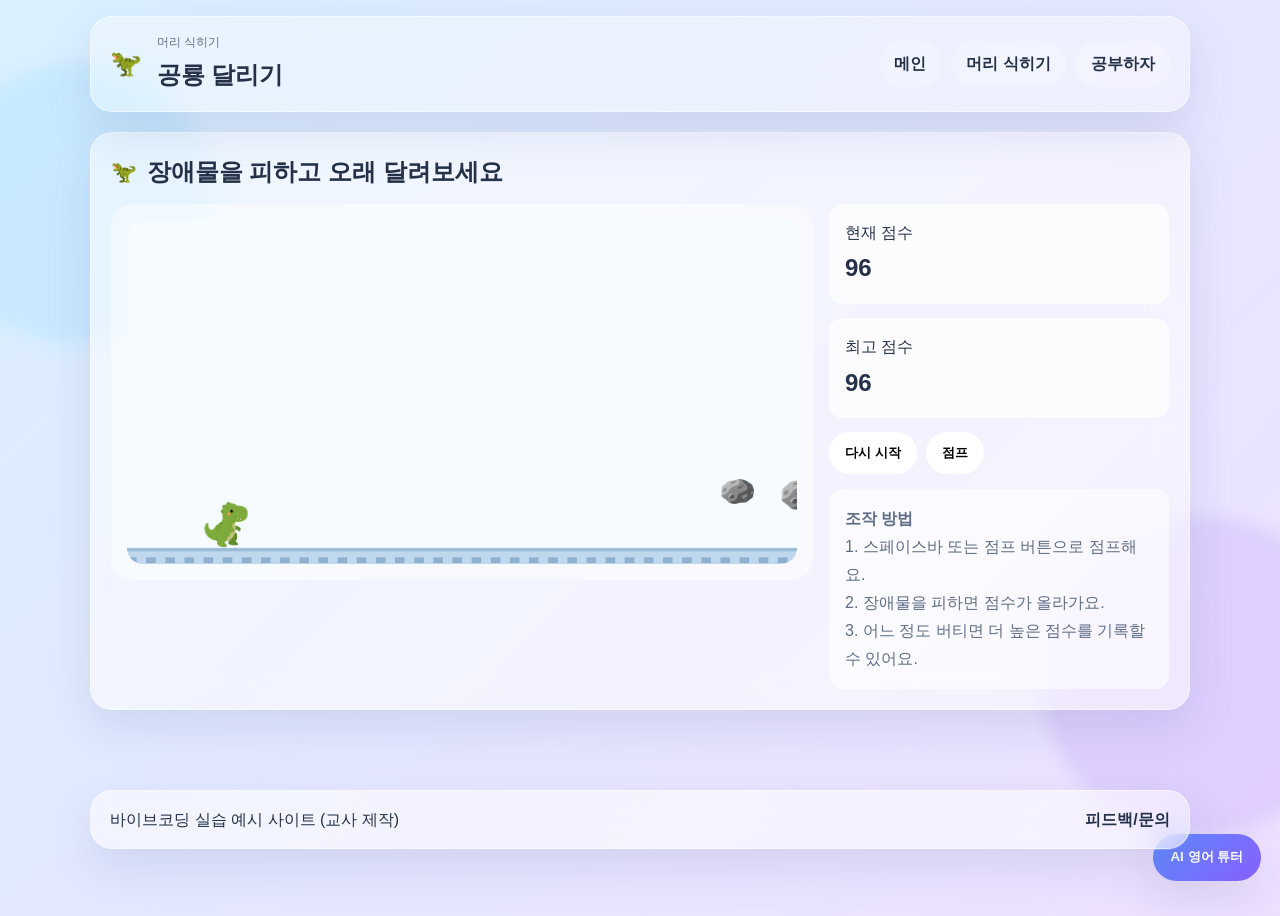
<file: pages/game_dino.html>
<!-- 파일 위치: pages/game_dino.html -->
<!DOCTYPE html>
<html lang="ko">
  <head>
    <meta charset="UTF-8" />
    <meta name="viewport" content="width=device-width, initial-scale=1.0" />
    <meta name="description" content="공룡 달리기 게임 - 슬기로운 학교 생활" />
    <title>공룡 달리기</title>
    <link rel="icon" href="../assets/icons/favicon.ico" type="image/x-icon" />
    <link rel="stylesheet" href="../css/style.css" />
    <style>
      .game-shell {
        display: grid;
        gap: 1rem;
      }

      .game-panel {
        display: grid;
        grid-template-columns: 1fr 340px;
        gap: 1rem;
        align-items: start;
      }

      .game-stage {
        padding: 1rem;
        border-radius: var(--radius);
        background: rgba(255, 255, 255, 0.45);
      }

      canvas {
        width: 100%;
        max-width: 700px;
        display: block;
        margin: 0 auto;
        border-radius: 16px;
        background: linear-gradient(180deg, #dff1ff, #f5fbff);
      }

      .game-side {
        display: grid;
        gap: 0.9rem;
      }

      .score-card {
        padding: 1rem;
        border-radius: var(--radius-sm);
        background: rgba(255, 255, 255, 0.72);
      }

      .score-card strong {
        display: block;
        font-size: 1.5rem;
        margin-top: 0.25rem;
      }

      .controls-row {
        display: flex;
        gap: 0.6rem;
        flex-wrap: wrap;
      }

      .controls-row button {
        border: none;
        border-radius: 999px;
        padding: 0.75rem 1rem;
        font-weight: 700;
        cursor: pointer;
        background: white;
      }

      .game-help {
        line-height: 1.75;
        color: var(--text-subtle);
        background: rgba(255, 255, 255, 0.55);
        border-radius: var(--radius-sm);
        padding: 1rem;
      }

      @media (max-width: 900px) {
        .game-panel {
          grid-template-columns: 1fr;
        }
      }
    </style>
  </head>
  <body>
    <div class="background-orb orb-1"></div>
    <div class="background-orb orb-2"></div>

    <header class="topbar glass">
      <div class="brand-wrap">
        <div class="brand-mark">🦖</div>
        <div>
          <p class="eyebrow">머리 식히기</p>
          <h1>공룡 달리기</h1>
        </div>
      </div>

      <nav class="gnb" aria-label="메인 내비게이션">
        <a class="nav-link" href="../index.html" data-page="index">메인</a>
        <a class="nav-link active" href="game.html" data-page="game">머리 식히기</a>
        <a class="nav-link" href="study.html" data-page="study">공부하자</a>
      </nav>
    </header>

    <main class="page-shell game-shell">
      <section class="glass card">
        <div class="section-title-row">
          <span class="title-emoji">🦖</span>
          <h2>장애물을 피하고 오래 달려보세요</h2>
        </div>

        <div class="game-panel">
          <div class="game-stage">
            <canvas id="gameCanvas" width="700" height="360" aria-label="공룡 달리기 캔버스"></canvas>
          </div>

          <div class="game-side">
            <div class="score-card">
              <span>현재 점수</span>
              <strong id="score">0</strong>
            </div>
            <div class="score-card">
              <span>최고 점수</span>
              <strong id="bestScore">0</strong>
            </div>
            <div class="controls-row">
              <button id="restartBtn" type="button">다시 시작</button>
              <button id="jumpBtn" type="button">점프</button>
            </div>
            <div class="game-help">
              <strong>조작 방법</strong><br />
              1. 스페이스바 또는 점프 버튼으로 점프해요.<br />
              2. 장애물을 피하면 점수가 올라가요.<br />
              3. 어느 정도 버티면 더 높은 점수를 기록할 수 있어요.
            </div>
          </div>
        </div>
      </section>
    </main>

    <button class="floating-tutor" type="button" aria-label="AI 영어 튜터 열기">
      <span>AI 영어 튜터</span>
    </button>

    <!-- AI 영어 튜터 챗봇 창: 평소에는 hidden 속성으로 숨겨져 있다가,
         플로팅 버튼을 누르면 main.js가 hidden을 풀어서 화면에 보여줘요. -->
    <div id="tutor-panel" class="tutor-panel" hidden>
      <div class="tutor-panel-inner glass">
        <div class="tutor-panel-header">
          <div>
            <p class="tutor-panel-title">🤖 AI 영어 튜터</p>
            <p class="tutor-panel-hint">💡 새 단어로 다시 시작하려면 채팅창 안의 🔄 버튼을 눌러주세요</p>
          </div>
          <button id="tutor-close-btn" type="button" aria-label="AI 영어 튜터 닫기">✕</button>
        </div>
        <div class="tutor-panel-body">
          <!-- Dify에서 만든 영어 단어 챗봇이 여기에 표시돼요.
               무료 사용량 초과 시 안내 메시지 필요
               크레딧이 빨리 소진될 경우, Dify에 Google Gemini 등 자체 무료 API 키를 연결하는 방식으로 전환 가능 -->
          <iframe
            id="tutor-iframe"
            src="https://udify.app/chatbot/o3hLbj0Ut3vGTRB0"
            style="width: 100%; height: 100%"
            frameborder="0"
            allow="microphone"
            title="AI 영어 튜터 챗봇"
          ></iframe>
        </div>
      </div>
    </div>

    <footer class="site-footer glass">
      <p>바이브코딩 실습 예시 사이트 (교사 제작)</p>
      <a href="#" aria-label="피드백 및 문의">피드백/문의</a>
    </footer>

    <script src="../js/config.js"></script>
    <script src="../js/main.js"></script>
    <script>
      const canvas = document.getElementById('gameCanvas');
      const ctx = canvas.getContext('2d');
      const scoreEl = document.getElementById('score');
      const bestScoreEl = document.getElementById('bestScore');
      const restartBtn = document.getElementById('restartBtn');
      const jumpBtn = document.getElementById('jumpBtn');

      const GRAVITY = 0.9;
      const JUMP_POWER = -14;
      const SPEED_BASE = 6;
      const BASE_GROUND = 295;

      let score = 0;
      let bestScore = Math.floor(Number(localStorage.getItem('dino-best-score') || 0));
      localStorage.setItem('dino-best-score', String(bestScore)); // 예전 버전에서 저장된 소수 최고점수를 정수로 정리
      let gameOver = false;
      let lastSpawn = 0;
      let speed = SPEED_BASE;
      let groundOffset = 0;

      const dino = {
        x: 80,
        y: BASE_GROUND,
        width: 46,
        height: 48,
        vy: 0,
        jumped: false,
      };

      const obstacles = [];

      /* 효과음: assets/sounds 폴더의 무료 효과음을 사용해요.
         점프할 때마다 이 소리를 복제해서 재생하기 때문에,
         짧은 시간에 여러 번 점프해도 소리가 겹쳐서 자연스럽게 들려요. */
      const jumpSound = new Audio('../assets/sounds/jump.wav');
      jumpSound.volume = 0.5;

      function playJumpSound() {
        const sfx = jumpSound.cloneNode();
        sfx.volume = jumpSound.volume;
        sfx.play().catch(() => {
          // 브라우저가 자동 재생을 막은 경우 조용히 무시해요.
        });
      }

      /* 이미지: assets/images 폴더의 무료 아이콘 이미지를 사용해요.
         (게임 파일은 pages/ 폴더 안에 있으므로 ../assets/images/ 로 한 단계 위에서 찾아요) */
      const dinoImg = new Image();
      const rockImg = new Image();
      let imagesLoaded = 0;

      function onImageLoad() {
        imagesLoaded += 1;
        if (imagesLoaded === 2) {
          resetGame();
          requestAnimationFrame(loop);
        }
      }

      dinoImg.onload = onImageLoad;
      rockImg.onload = onImageLoad;
      dinoImg.src = '../assets/images/dino.png';
      rockImg.src = '../assets/images/rock.png';

      ctx.fillStyle = '#7d8aa8';
      ctx.font = 'bold 16px sans-serif';
      ctx.textAlign = 'center';
      ctx.fillText('이미지를 불러오는 중...', canvas.width / 2, canvas.height / 2);

      bestScoreEl.textContent = bestScore;

      function resetGame() {
        score = 0;
        gameOver = false;
        lastSpawn = 0;
        speed = SPEED_BASE;
        groundOffset = 0;
        dino.y = BASE_GROUND;
        dino.vy = 0;
        dino.jumped = false;
        obstacles.length = 0;
        updateScore();
      }

      function updateScore() {
        const displayScore = Math.floor(score);
        scoreEl.textContent = displayScore;
        if (displayScore > bestScore) {
          bestScore = displayScore;
          localStorage.setItem('dino-best-score', String(bestScore));
          bestScoreEl.textContent = bestScore;
        }
      }

      function jump() {
        if (gameOver) return;
        if (dino.y >= BASE_GROUND - 1) {
          dino.vy = JUMP_POWER;
          dino.jumped = true;
          playJumpSound();
        }
      }

      function spawnObstacle() {
        const sizes = [26, 34, 42];
        obstacles.push({
          x: canvas.width + 10,
          width: sizes[Math.floor(Math.random() * sizes.length)],
          height: 24 + Math.random() * 20,
          y: BASE_GROUND - 24,
        });
      }

      /* 공룡/바위 이미지에는 가장자리에 투명한 여백이 있어서,
         이미지 전체 크기(width/height)를 그대로 충돌 범위로 쓰면
         화면에는 안 닿아 보이는데도 게임오버가 되는 문제가 생겨요.
         그래서 실제로 그림이 그려지는 부분보다 살짝 작은
         "판정 영역(히트박스)"을 따로 계산해서 써요. */
      function getDinoHitbox() {
        const marginX = dino.width * 0.22;
        const marginY = dino.height * 0.16;
        return {
          x: dino.x + marginX,
          y: dino.y + marginY,
          width: dino.width - marginX * 2,
          height: dino.height - marginY * 2,
        };
      }

      function getObstacleHitbox(obstacle) {
        const marginX = obstacle.width * 0.18;
        const marginY = obstacle.height * 0.14;
        return {
          x: obstacle.x + marginX,
          y: obstacle.y + marginY,
          width: obstacle.width - marginX * 2,
          height: obstacle.height - marginY * 2,
        };
      }

      function update(delta) {
        if (gameOver) return;

        groundOffset += speed;
        if (groundOffset > 40) groundOffset = 0;

        dino.vy += GRAVITY;
        dino.y += dino.vy;
        if (dino.y >= BASE_GROUND) {
          dino.y = BASE_GROUND;
          dino.vy = 0;
          dino.jumped = false;
        }

        score += delta * 0.03;
        speed += delta * 0.00015;
        updateScore();

        lastSpawn += delta;
        if (lastSpawn > Math.max(850, 1300 - speed * 15)) {
          spawnObstacle();
          lastSpawn = 0;
        }

        for (let i = obstacles.length - 1; i >= 0; i -= 1) {
          const obstacle = obstacles[i];
          obstacle.x -= speed;

          if (obstacle.x + obstacle.width < 0) {
            obstacles.splice(i, 1);
            continue;
          }

          const dinoBox = getDinoHitbox();
          const obstacleBox = getObstacleHitbox(obstacle);

          const overlapsX = dinoBox.x < obstacleBox.x + obstacleBox.width && dinoBox.x + dinoBox.width > obstacleBox.x;
          const overlapsY = dinoBox.y < obstacleBox.y + obstacleBox.height && dinoBox.y + dinoBox.height > obstacleBox.y;

          if (overlapsX && overlapsY) {
            gameOver = true;
          }
        }
      }

      function drawGround() {
        ctx.fillStyle = '#bfd8ee';
        ctx.fillRect(0, BASE_GROUND + 48, canvas.width, canvas.height - BASE_GROUND - 48);

        ctx.strokeStyle = 'rgba(78, 120, 160, 0.35)';
        ctx.lineWidth = 3;
        ctx.beginPath();
        ctx.moveTo(0, BASE_GROUND + 50);
        ctx.lineTo(canvas.width, BASE_GROUND + 50);
        ctx.stroke();

        ctx.fillStyle = '#8eb1d2';
        for (let i = -1; i < canvas.width / 20 + 3; i += 1) {
          const px = i * 20 - (groundOffset % 20);
          ctx.fillRect(px, BASE_GROUND + 58, 10, 6);
        }
      }

      function drawDino() {
        if (dinoImg.complete && dinoImg.naturalWidth > 0) {
          ctx.drawImage(dinoImg, dino.x, dino.y, dino.width, dino.height);
        }
      }

      function drawObstacles() {
        if (!(rockImg.complete && rockImg.naturalWidth > 0)) return;
        obstacles.forEach((obstacle) => {
          ctx.drawImage(rockImg, obstacle.x, obstacle.y, obstacle.width, obstacle.height);
        });
      }

      function drawGameOver() {
        ctx.fillStyle = 'rgba(18, 27, 47, 0.6)';
        ctx.fillRect(0, 0, canvas.width, canvas.height);
        ctx.fillStyle = '#ffffff';
        ctx.font = 'bold 28px sans-serif';
        ctx.textAlign = 'center';
        ctx.fillText('게임 오버', canvas.width / 2, canvas.height / 2 - 10);
        ctx.font = '16px sans-serif';
        ctx.fillText('다시 시작 버튼을 눌러 재도전하세요.', canvas.width / 2, canvas.height / 2 + 24);
      }

      function draw() {
        ctx.clearRect(0, 0, canvas.width, canvas.height);
        ctx.fillStyle = '#f5fbff';
        ctx.fillRect(0, 0, canvas.width, canvas.height);

        drawGround();
        drawObstacles();
        drawDino();

        if (gameOver) {
          drawGameOver();
        }
      }

      let previous = 0;
      function loop(timestamp) {
        const delta = timestamp - previous;
        previous = timestamp;
        if (delta > 0) {
          update(delta);
          draw();
        }
        requestAnimationFrame(loop);
      }

      document.addEventListener('keydown', (event) => {
        if (event.key === ' ' || event.key === 'ArrowUp') {
          event.preventDefault();
          jump();
        }
      });

      restartBtn.addEventListener('click', () => {
        resetGame();
        draw();
      });

      jumpBtn.addEventListener('click', () => {
        jump();
      });

      /* 게임 시작은 위에서 공룡・바위 이미지를 모두 불러온 뒤
         resetGame()과 requestAnimationFrame(loop)이 자동으로 실행돼요. */
    </script>
  </body>
</html>
</file>
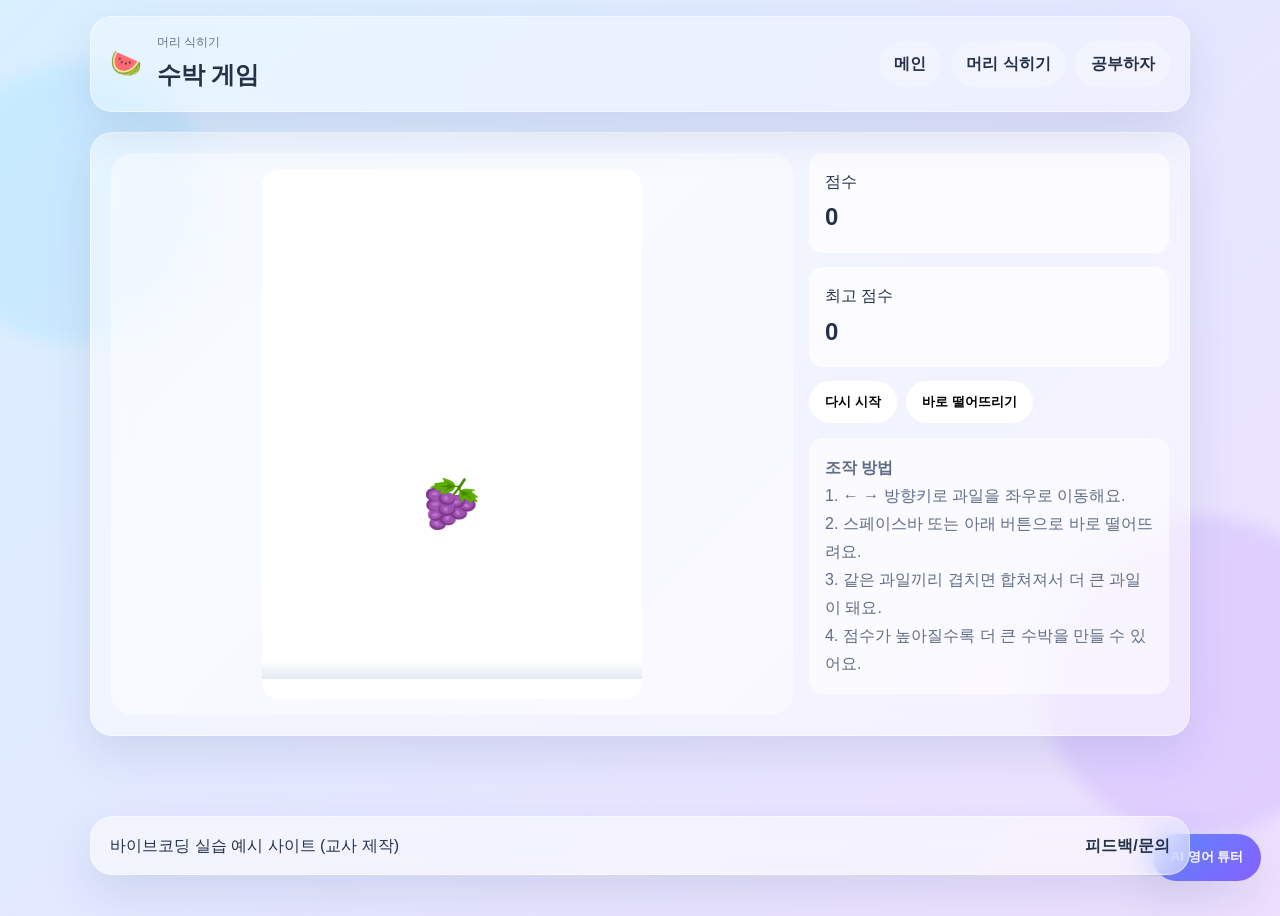
<file: pages/game_suika.html>
<!-- 파일 위치: pages/game_suika.html -->
<!DOCTYPE html>
<html lang="ko">
  <head>
    <meta charset="UTF-8" />
    <meta name="viewport" content="width=device-width, initial-scale=1.0" />
    <meta name="description" content="수박 게임 - 슬기로운 학교 생활" />
    <title>수박 게임</title>
    <link rel="icon" href="../assets/icons/favicon.ico" type="image/x-icon" />
    <link rel="stylesheet" href="../css/style.css" />
    <style>
      .game-shell {
        display: grid;
        gap: 1rem;
      }

      .game-panel {
        display: grid;
        grid-template-columns: 1fr 360px;
        gap: 1rem;
        align-items: start;
      }

      .game-stage {
        padding: 1rem;
        border-radius: var(--radius);
        background: rgba(255, 255, 255, 0.45);
      }

      canvas {
        width: 100%;
        height: 78vh;
        max-width: 380px;
        max-height: 530px;
        object-fit: contain; /* 화면(가로/세로) 크기에 맞춰 비율이 찌그러지지 않고 항상 전체가 보이게 해요 */
        display: block;
        margin: 0 auto;
        border-radius: 16px;
        outline: none; /* 브라우저가 기본으로 그릴 수 있는 포커스 테두리를 확실히 없애요 */
        background: linear-gradient(180deg, #cbeaff, #f8fbff);
      }

      .game-side {
        display: grid;
        gap: 0.9rem;
      }

      .score-card {
        padding: 1rem;
        border-radius: var(--radius-sm);
        background: rgba(255, 255, 255, 0.72);
      }

      .score-card strong {
        display: block;
        font-size: 1.5rem;
        margin-top: 0.25rem;
      }

      .controls-row {
        display: flex;
        gap: 0.6rem;
        flex-wrap: wrap;
      }

      .controls-row button {
        border: none;
        border-radius: 999px;
        padding: 0.75rem 1rem;
        font-weight: 700;
        cursor: pointer;
        background: white;
      }

      .game-help {
        line-height: 1.75;
        color: var(--text-subtle);
        background: rgba(255, 255, 255, 0.55);
        border-radius: var(--radius-sm);
        padding: 1rem;
      }

      @media (max-width: 900px) {
        .game-panel {
          grid-template-columns: 1fr;
        }
      }
    </style>
  </head>
  <body>
    <div class="background-orb orb-1"></div>
    <div class="background-orb orb-2"></div>

    <header class="topbar glass">
      <div class="brand-wrap">
        <div class="brand-mark">🍉</div>
        <div>
          <p class="eyebrow">머리 식히기</p>
          <h1>수박 게임</h1>
        </div>
      </div>

      <nav class="gnb" aria-label="메인 내비게이션">
        <a class="nav-link" href="../index.html" data-page="index">메인</a>
        <a class="nav-link active" href="game.html" data-page="game">머리 식히기</a>
        <a class="nav-link" href="study.html" data-page="study">공부하자</a>
      </nav>
    </header>

    <main class="page-shell game-shell">
      <section class="glass card">
        <div class="game-panel">
          <div class="game-stage">
            <canvas id="gameCanvas" width="380" height="530" aria-label="수박 게임 캔버스"></canvas>
          </div>

          <div class="game-side">
            <div class="score-card">
              <span>점수</span>
              <strong id="score">0</strong>
            </div>
            <div class="score-card">
              <span>최고 점수</span>
              <strong id="bestScore">0</strong>
            </div>
            <div class="controls-row">
              <button id="restartBtn" type="button">다시 시작</button>
              <button id="dropBtn" type="button">바로 떨어뜨리기</button>
            </div>
            <div class="game-help">
              <strong>조작 방법</strong><br />
              1. ← → 방향키로 과일을 좌우로 이동해요.<br />
              2. 스페이스바 또는 아래 버튼으로 바로 떨어뜨려요.<br />
              3. 같은 과일끼리 겹치면 합쳐져서 더 큰 과일이 돼요.<br />
              4. 점수가 높아질수록 더 큰 수박을 만들 수 있어요.
            </div>
          </div>
        </div>
      </section>
    </main>

    <button class="floating-tutor" type="button" aria-label="AI 영어 튜터 열기">
      <span>AI 영어 튜터</span>
    </button>

    <!-- AI 영어 튜터 챗봇 창: 평소에는 hidden 속성으로 숨겨져 있다가,
         플로팅 버튼을 누르면 main.js가 hidden을 풀어서 화면에 보여줘요. -->
    <div id="tutor-panel" class="tutor-panel" hidden>
      <div class="tutor-panel-inner glass">
        <div class="tutor-panel-header">
          <div>
            <p class="tutor-panel-title">🤖 AI 영어 튜터</p>
            <p class="tutor-panel-hint">💡 새 단어로 다시 시작하려면 채팅창 안의 🔄 버튼을 눌러주세요</p>
          </div>
          <button id="tutor-close-btn" type="button" aria-label="AI 영어 튜터 닫기">✕</button>
        </div>
        <div class="tutor-panel-body">
          <!-- Dify에서 만든 영어 단어 챗봇이 여기에 표시돼요.
               무료 사용량 초과 시 안내 메시지 필요
               크레딧이 빨리 소진될 경우, Dify에 Google Gemini 등 자체 무료 API 키를 연결하는 방식으로 전환 가능 -->
          <iframe
            id="tutor-iframe"
            src="https://udify.app/chatbot/o3hLbj0Ut3vGTRB0"
            style="width: 100%; height: 100%"
            frameborder="0"
            allow="microphone"
            title="AI 영어 튜터 챗봇"
          ></iframe>
        </div>
      </div>
    </div>

    <footer class="site-footer glass">
      <p>바이브코딩 실습 예시 사이트 (교사 제작)</p>
      <a href="#" aria-label="피드백 및 문의">피드백/문의</a>
    </footer>

    <script src="../js/config.js"></script>
    <script src="../js/main.js"></script>
    <script>
      const canvas = document.getElementById('gameCanvas');
      const ctx = canvas.getContext('2d');
      const scoreEl = document.getElementById('score');
      const bestScoreEl = document.getElementById('bestScore');
      const restartBtn = document.getElementById('restartBtn');
      const dropBtn = document.getElementById('dropBtn');

      const COLS = 5;
      const ROWS = 7;
      const CELL = 70;
      const OFFSET_X = 15;
      const OFFSET_Y = 20;
      const FALL_MS = 420;

      /* 과일 이미지: assets/images 폴더의 무료 아이콘 이미지를 사용해요.
         (게임 파일은 pages/ 폴더 안에 있으므로 ../assets/images/ 로 한 단계 위에서 찾아요) */
      const FRUITS = [
        { name: '체리', src: '../assets/images/cherr.png', radius: 20 },
        { name: '포도', src: '../assets/images/grape.png', radius: 26 },
        { name: '오렌지', src: '../assets/images/orang.png', radius: 32 },
        { name: '사과', src: '../assets/images/apple.png', radius: 38 },
        { name: '배', src: '../assets/images/pear.png', radius: 44 },
        { name: '복숭아', src: '../assets/images/pich.png', radius: 50 },
        { name: '수박', src: '../assets/images/waterm.png', radius: 56 },
      ];

      let imagesLoaded = 0;
      FRUITS.forEach((fruit) => {
        const img = new Image();
        img.onload = () => {
          imagesLoaded += 1;
          if (imagesLoaded === FRUITS.length) {
            resetGame();
            requestAnimationFrame(gameLoop);
          }
        };
        img.src = fruit.src;
        fruit.img = img;
      });

      ctx.fillStyle = '#7d8aa8';
      ctx.font = 'bold 16px sans-serif';
      ctx.textAlign = 'center';
      ctx.fillText('과일 이미지를 불러오는 중...', canvas.width / 2, canvas.height / 2);

      /* 효과음: assets/sounds 폴더의 무료 효과음을 사용해요.
         과일이 합쳐질 때마다 이 소리를 복제해서 재생하기 때문에,
         짧은 시간에 여러 번 합쳐져도 소리가 겹쳐서 자연스럽게 들려요. */
      const matchSound = new Audio('../assets/sounds/match.wav');
      matchSound.volume = 0.5;

      function playMatchSound() {
        const sfx = matchSound.cloneNode();
        sfx.volume = matchSound.volume;
        sfx.play().catch(() => {
          // 브라우저가 자동 재생을 막은 경우 조용히 무시해요.
        });
      }

      let board = Array.from({ length: ROWS }, () => Array(COLS).fill(null));
      let current = null;
      let score = 0;
      let bestScore = Number(localStorage.getItem('suika-best-score') || 0);
      let gameOver = false;
      let lastTime = 0;

      bestScoreEl.textContent = bestScore;

      function createFruit(type = Math.floor(Math.random() * 4)) {
        return { x: 2, y: 0, type };
      }

      function updateScore() {
        scoreEl.textContent = score;
        if (score > bestScore) {
          bestScore = score;
          localStorage.setItem('suika-best-score', String(bestScore));
          bestScoreEl.textContent = bestScore;
        }
      }

      function spawnFruit() {
        current = createFruit();
        if (board[0][current.x] !== null) {
          gameOver = true;
        }
      }

      function resetGame() {
        board = Array.from({ length: ROWS }, () => Array(COLS).fill(null));
        score = 0;
        gameOver = false;
        lastTime = 0;
        updateScore();
        spawnFruit();
      }

      function canPlace(x, y) {
        return y >= 0 && y < ROWS && x >= 0 && x < COLS && board[y][x] === null;
      }

      function placeCurrent() {
        if (!current) return;
        const { x, y, type } = current;
        if (!canPlace(x, y)) {
          gameOver = true;
          return;
        }

        board[y][x] = type;
        settleBoard();
        spawnFruit();
      }

      function mergeSameFruits() {
        let anyMergeHappened = false;
        let changed = true;
        while (changed) {
          changed = false;

          for (let y = 0; y < ROWS; y += 1) {
            for (let x = 0; x < COLS; x += 1) {
              const type = board[y][x];
              if (type === null || type >= FRUITS.length - 1) continue;

              const neighbors = [
                [x + 1, y],
                [x - 1, y],
                [x, y + 1],
                [x, y - 1],
              ];

              for (const [nx, ny] of neighbors) {
                if (ny < 0 || ny >= ROWS || nx < 0 || nx >= COLS) continue;
                if (board[ny][nx] === type) {
                  board[y][x] = null;
                  board[ny][nx] = Math.min(type + 1, FRUITS.length - 1);
                  score += 1;
                  updateScore();
                  playMatchSound();
                  changed = true;
                  anyMergeHappened = true;
                }
              }
            }
          }
        }
        return anyMergeHappened;
      }

      /* 과일이 합쳐져서 빈칸이 생기면, 그 위에 떠 있던 과일들이
         자연스럽게 아래로 내려와야 해요. 각 세로줄(column)마다
         빈칸을 빼고 과일들을 아래쪽부터 다시 채워 넣는 방식이에요. */
      function applyGravity() {
        let anyFruitMoved = false;
        for (let x = 0; x < COLS; x += 1) {
          let writeRow = ROWS - 1;
          for (let y = ROWS - 1; y >= 0; y -= 1) {
            if (board[y][x] !== null) {
              if (writeRow !== y) {
                board[writeRow][x] = board[y][x];
                board[y][x] = null;
                anyFruitMoved = true;
              }
              writeRow -= 1;
            }
          }
        }
        return anyFruitMoved;
      }

      /* 합쳐지기 → 내려오기 → (내려오면서 또 같은 과일끼리 닿을 수 있으니)
         다시 합쳐지기 를, 더 이상 변화가 없을 때까지 반복해서
         보드 상태를 안정적으로 정리해요. */
      function settleBoard() {
        let stable = false;
        while (!stable) {
          const merged = mergeSameFruits();
          const moved = applyGravity();
          stable = !merged && !moved;
        }
      }

      function moveCurrent(dx) {
        if (!current || gameOver) return;
        const nextX = current.x + dx;
        if (canPlace(nextX, current.y)) {
          current.x = nextX;
        }
      }

      function dropCurrent() {
        if (!current || gameOver) return;
        while (canPlace(current.x, current.y + 1)) {
          current.y += 1;
        }
        placeCurrent();
      }

      function drawBackground() {
        ctx.clearRect(0, 0, canvas.width, canvas.height);
        ctx.fillStyle = '#ffffff';
        ctx.fillRect(0, 0, canvas.width, canvas.height);
        // 격자무늬(칸 구분선)는 화면에서 보이지 않게 숨겨뒀어요.
        // 과일의 위치 계산 자체는 여전히 이 격자를 기준으로 이뤄져요.

        // 과일이 놓이는 맨 아래 칸 위치에 은은한 그림자를 깔아서,
        // 과일이 진짜 바닥에 닿아있다는 느낌을 시각적으로 강화해요.
        const groundY = OFFSET_Y + ROWS * CELL;
        const groundGradient = ctx.createLinearGradient(0, groundY - 18, 0, groundY);
        groundGradient.addColorStop(0, 'rgba(90, 120, 175, 0)');
        groundGradient.addColorStop(1, 'rgba(90, 120, 175, 0.16)');
        ctx.fillStyle = groundGradient;
        ctx.fillRect(0, groundY - 18, canvas.width, 18);
      }

      function drawFruit(x, y, type) {
        const fruit = FRUITS[type];
        const centerX = OFFSET_X + x * CELL + CELL / 2;
        const centerY = OFFSET_Y + y * CELL + CELL / 2;
        const size = fruit.radius * 2;

        if (fruit.img && fruit.img.complete && fruit.img.naturalWidth > 0) {
          ctx.drawImage(fruit.img, centerX - fruit.radius, centerY - fruit.radius, size, size);
        }
      }

      function draw() {
        drawBackground();

        for (let y = 0; y < ROWS; y += 1) {
          for (let x = 0; x < COLS; x += 1) {
            if (board[y][x] !== null) {
              drawFruit(x, y, board[y][x]);
            }
          }
        }

        if (current && !gameOver) {
          drawFruit(current.x, current.y, current.type);
        }

        if (gameOver) {
          ctx.fillStyle = 'rgba(20, 25, 47, 0.62)';
          ctx.fillRect(0, 0, canvas.width, canvas.height);
          ctx.fillStyle = '#ffffff';
          ctx.font = 'bold 24px sans-serif';
          ctx.textAlign = 'center';
          ctx.fillText('게임 오버', canvas.width / 2, canvas.height / 2);
          ctx.font = '16px sans-serif';
          ctx.fillText('다시 시작 버튼을 눌러 재도전하세요.', canvas.width / 2, canvas.height / 2 + 30);
        }
      }

      function gameLoop(timestamp) {
        if (!lastTime) {
          lastTime = timestamp;
        }

        const delta = timestamp - lastTime;
        if (!gameOver && delta >= FALL_MS) {
          lastTime = timestamp;
          if (canPlace(current.x, current.y + 1)) {
            current.y += 1;
          } else {
            placeCurrent();
          }
        }

        draw();
        requestAnimationFrame(gameLoop);
      }

      document.addEventListener('keydown', (event) => {
        if (event.key === 'ArrowLeft') {
          moveCurrent(-1);
        } else if (event.key === 'ArrowRight') {
          moveCurrent(1);
        } else if (event.key === 'ArrowDown' || event.key === ' ') {
          event.preventDefault();
          dropCurrent();
        }
        draw();
      });

      restartBtn.addEventListener('click', () => {
        resetGame();
        draw();
      });

      dropBtn.addEventListener('click', () => {
        dropCurrent();
        draw();
      });

      /* 게임 시작은 위에서 과일 이미지 7장을 모두 불러온 뒤
         resetGame()과 requestAnimationFrame(gameLoop)이 자동으로 실행돼요. */
    </script>
  </body>
</html>
</file>
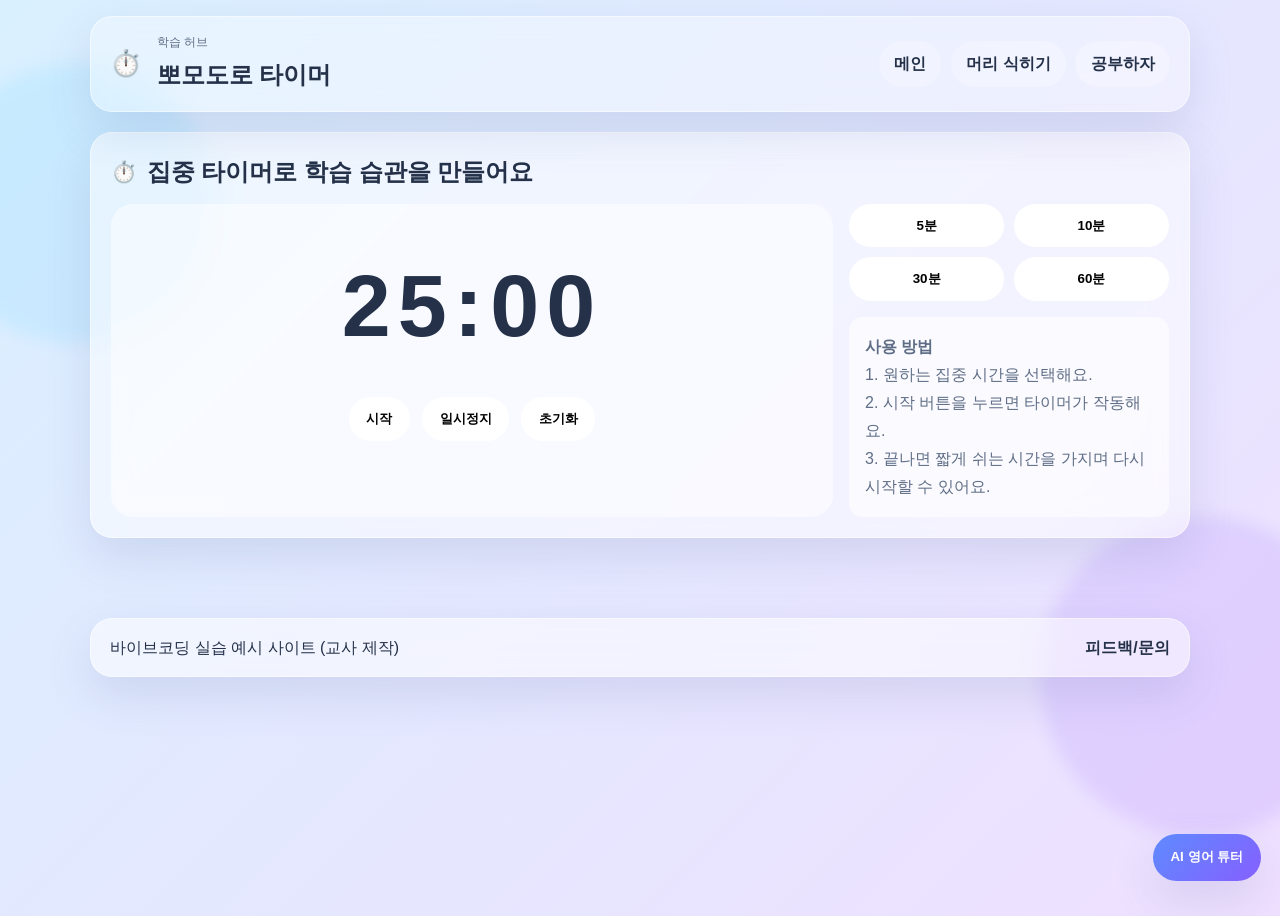
<file: pages/pomodoro.html>
<!-- 파일 위치: pages/pomodoro.html -->
<!DOCTYPE html>
<html lang="ko">
  <head>
    <meta charset="UTF-8" />
    <meta name="viewport" content="width=device-width, initial-scale=1.0" />
    <meta name="description" content="뽀모도로 타이머 - 슬기로운 학교 생활" />
    <title>뽀모도로 타이머</title>
    <link rel="icon" href="../assets/icons/favicon.ico" type="image/x-icon" />
    <link rel="stylesheet" href="../css/style.css" />
    <style>
      .timer-shell {
        display: grid;
        gap: 1rem;
      }

      .timer-panel {
        display: grid;
        grid-template-columns: 1fr 320px;
        gap: 1rem;
        align-items: stretch;
      }

      .timer-stage {
        padding: 2rem;
        text-align: center;
        border-radius: var(--radius);
        background: rgba(255, 255, 255, 0.5);
      }

      .timer-display {
        font-size: clamp(3rem, 9vw, 5.5rem);
        font-weight: 800;
        letter-spacing: 0.08em;
        color: var(--primary);
      }

      .timer-buttons {
        display: flex;
        gap: 0.75rem;
        justify-content: center;
        flex-wrap: wrap;
        margin-top: 1.3rem;
      }

      .timer-buttons button,
      .preset-grid button {
        border: none;
        border-radius: 999px;
        padding: 0.8rem 1.1rem;
        font-weight: 700;
        cursor: pointer;
        background: white;
      }

      .timer-side {
        display: grid;
        gap: 1rem;
      }

      .preset-grid {
        display: grid;
        grid-template-columns: repeat(2, minmax(0, 1fr));
        gap: 0.6rem;
      }

      .timer-note {
        line-height: 1.75;
        color: var(--text-subtle);
        background: rgba(255, 255, 255, 0.55);
        border-radius: var(--radius-sm);
        padding: 1rem;
      }

      @media (max-width: 900px) {
        .timer-panel {
          grid-template-columns: 1fr;
        }
      }
    </style>
  </head>
  <body>
    <div class="background-orb orb-1"></div>
    <div class="background-orb orb-2"></div>

    <header class="topbar glass">
      <div class="brand-wrap">
        <div class="brand-mark">⏱️</div>
        <div>
          <p class="eyebrow">학습 허브</p>
          <h1>뽀모도로 타이머</h1>
        </div>
      </div>

      <nav class="gnb" aria-label="메인 내비게이션">
        <a class="nav-link" href="../index.html" data-page="index">메인</a>
        <a class="nav-link" href="game.html" data-page="game">머리 식히기</a>
        <a class="nav-link active" href="study.html" data-page="study">공부하자</a>
      </nav>
    </header>

    <main class="page-shell timer-shell">
      <section class="glass card">
        <div class="section-title-row">
          <span class="title-emoji">⏱️</span>
          <h2>집중 타이머로 학습 습관을 만들어요</h2>
        </div>

        <div class="timer-panel">
          <div class="timer-stage">
            <div class="timer-display" id="timerDisplay">10:00</div>
            <div class="timer-buttons">
              <button id="startBtn" type="button">시작</button>
              <button id="pauseBtn" type="button">일시정지</button>
              <button id="resetBtn" type="button">초기화</button>
            </div>
          </div>

          <div class="timer-side">
            <div class="preset-grid">
              <button data-minutes="5" type="button">5분</button>
              <button data-minutes="10" type="button">10분</button>
              <button data-minutes="30" type="button">30분</button>
              <button data-minutes="60" type="button">60분</button>
            </div>
            <div class="timer-note">
              <strong>사용 방법</strong><br />
              1. 원하는 집중 시간을 선택해요.<br />
              2. 시작 버튼을 누르면 타이머가 작동해요.<br />
              3. 끝나면 짧게 쉬는 시간을 가지며 다시 시작할 수 있어요.
            </div>
          </div>
        </div>
      </section>
    </main>

    <button class="floating-tutor" type="button" aria-label="AI 영어 튜터 열기">
      <span>AI 영어 튜터</span>
    </button>
    <!-- AI 영어 튜터 챗봇 창: 평소에는 hidden 속성으로 숨겨져 있다가,
         플로팅 버튼을 누르면 main.js가 hidden을 풀어서 화면에 보여줘요. -->
    <div id="tutor-panel" class="tutor-panel" hidden>
      <div class="tutor-panel-inner glass">
        <div class="tutor-panel-header">
          <div>
            <p class="tutor-panel-title">🤖 AI 영어 튜터</p>
            <p class="tutor-panel-hint">💡 새 단어로 다시 시작하려면 채팅창 안의 🔄 버튼을 눌러주세요</p>
          </div>
          <button id="tutor-close-btn" type="button" aria-label="AI 영어 튜터 닫기">✕</button>
        </div>
        <div class="tutor-panel-body">
          <!-- Dify에서 만든 영어 단어 챗봇이 여기에 표시돼요.
               무료 사용량 초과 시 안내 메시지 필요
               크레딧이 빨리 소진될 경우, Dify에 Google Gemini 등 자체 무료 API 키를 연결하는 방식으로 전환 가능 -->
          <iframe
            id="tutor-iframe"
            src="https://udify.app/chatbot/o3hLbj0Ut3vGTRB0"
            style="width: 100%; height: 100%"
            frameborder="0"
            allow="microphone"
            title="AI 영어 튜터 챗봇"
          ></iframe>
        </div>
      </div>
    </div>


    <footer class="site-footer glass">
      <p>바이브코딩 실습 예시 사이트 (교사 제작)</p>
      <a href="#" aria-label="피드백 및 문의">피드백/문의</a>
    </footer>

    <script src="../js/config.js"></script>
    <script src="../js/main.js"></script>
    <script>
      const timerDisplay = document.getElementById('timerDisplay');
      const startBtn = document.getElementById('startBtn');
      const pauseBtn = document.getElementById('pauseBtn');
      const resetBtn = document.getElementById('resetBtn');
      const presetButtons = document.querySelectorAll('[data-minutes]');

      let totalSeconds = 25 * 60;
      let remainingSeconds = totalSeconds;
      let timerId = null;
      let isRunning = false;

      function formatTime(seconds) {
        const mins = String(Math.floor(seconds / 60)).padStart(2, '0');
        const secs = String(seconds % 60).padStart(2, '0');
        return `${mins}:${secs}`;
      }

      function syncDisplay() {
        timerDisplay.textContent = formatTime(remainingSeconds);
      }

      function startTimer() {
        if (isRunning) return;
        isRunning = true;
        timerId = setInterval(() => {
          remainingSeconds -= 1;
          if (remainingSeconds <= 0) {
            remainingSeconds = 0;
            clearInterval(timerId);
            isRunning = false;
            alert('집중 시간이 끝났어요. 잠깐 쉬었다가 다시 시작해보세요!');
          }
          syncDisplay();
        }, 1000);
      }

      function pauseTimer() {
        if (!isRunning) return;
        clearInterval(timerId);
        isRunning = false;
      }

      function resetTimer() {
        pauseTimer();
        remainingSeconds = totalSeconds;
        syncDisplay();
      }

      function setDuration(minutes) {
        totalSeconds = minutes * 60;
        remainingSeconds = totalSeconds;
        pauseTimer();
        syncDisplay();
      }

      startBtn.addEventListener('click', startTimer);
      pauseBtn.addEventListener('click', pauseTimer);
      resetBtn.addEventListener('click', resetTimer);

      presetButtons.forEach((button) => {
        button.addEventListener('click', () => {
          const minutes = Number(button.dataset.minutes);
          setDuration(minutes);
        });
      });

      syncDisplay();
    </script>
  </body>
</html>
</file>
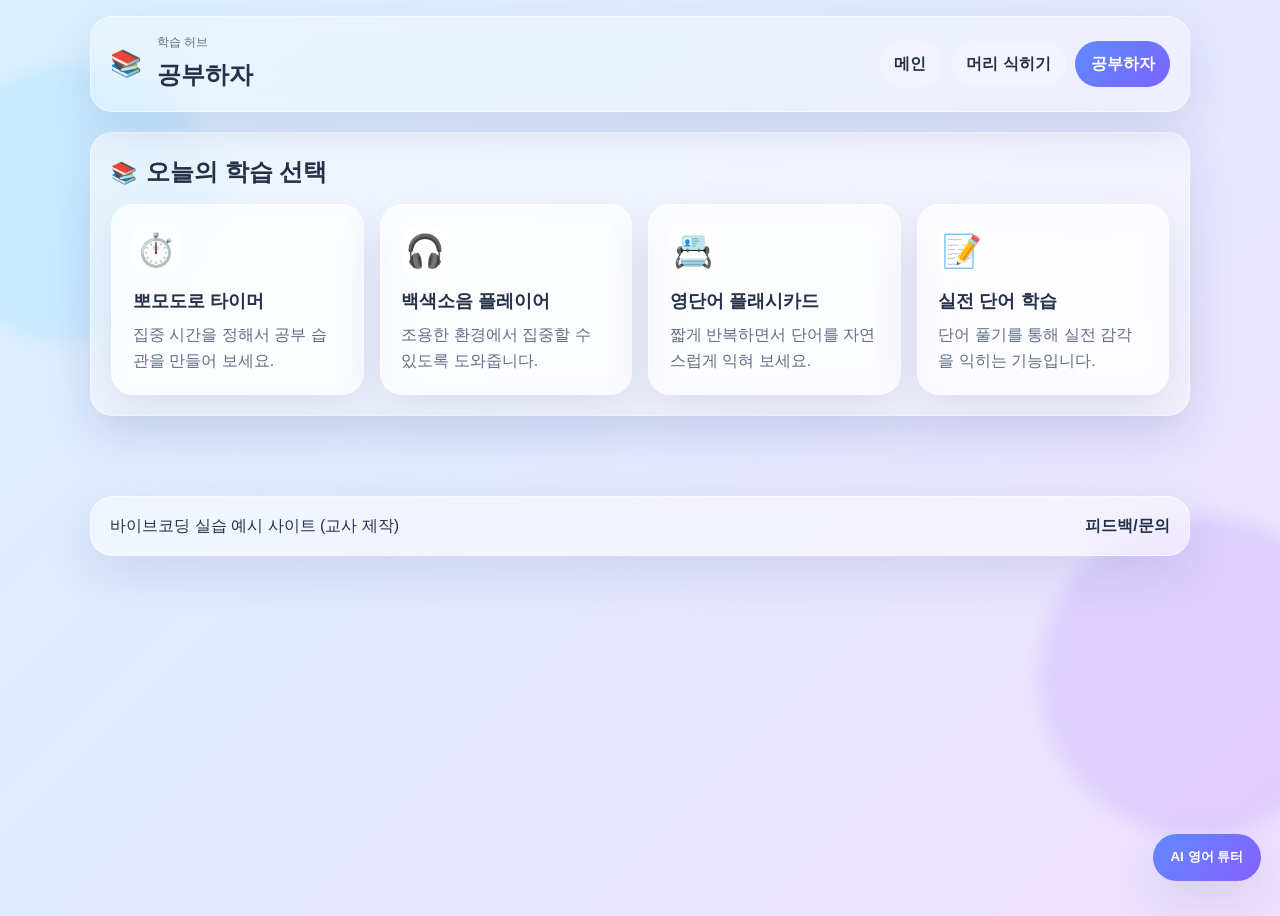
<file: pages/study.html>
<!-- 파일 위치: pages/study.html -->
<!DOCTYPE html>
<html lang="ko">
  <head>
    <meta charset="UTF-8" />
    <meta name="viewport" content="width=device-width, initial-scale=1.0" />
    <meta
      name="description"
      content="공부하자 메뉴. 학습 허브 페이지입니다."
    />
    <title>공부하자</title>
    <link rel="icon" href="../assets/icons/favicon.ico" type="image/x-icon" />
    <link rel="stylesheet" href="../css/style.css" />
  </head>
  <body>
    <div class="background-orb orb-1"></div>
    <div class="background-orb orb-2"></div>

    <header class="topbar glass">
      <div class="brand-wrap">
        <div class="brand-mark">📚</div>
        <div>
          <p class="eyebrow">학습 허브</p>
          <h1>공부하자</h1>
        </div>
      </div>

      <nav class="gnb" aria-label="메인 내비게이션">
        <a class="nav-link" href="../index.html" data-page="index">메인</a>
        <a class="nav-link" href="game.html" data-page="game">머리 식히기</a>
        <a class="nav-link active" href="study.html" data-page="study">공부하자</a>
      </nav>
    </header>

    <main class="page-shell menu-page">
      <section class="glass card">
        <div class="section-title-row">
          <span class="title-emoji">📚</span>
          <h2>오늘의 학습 선택</h2>
        </div>
        <div class="menu-grid">
          <a class="glass menu-card" href="pomodoro.html" role="button" tabindex="0" aria-label="뽀모도로 타이머 열기">
            <div class="icon">⏱️</div>
            <h3>뽀모도로 타이머</h3>
            <p>집중 시간을 정해서 공부 습관을 만들어 보세요.</p>
          </a>

          <a class="glass menu-card" href="whitenoise.html" role="button" tabindex="0" aria-label="백색소음 플레이어 열기">
            <div class="icon">🎧</div>
            <h3>백색소음 플레이어</h3>
            <p>조용한 환경에서 집중할 수 있도록 도와줍니다.</p>
          </a>

          <a class="glass menu-card" href="flashcard.html" role="button" tabindex="0" aria-label="영단어 플래시카드 열기">
            <div class="icon">📇</div>
            <h3>영단어 플래시카드</h3>
            <p>짧게 반복하면서 단어를 자연스럽게 익혀 보세요.</p>
          </a>

          <a class="glass menu-card" href="quiz.html" role="button" tabindex="0" aria-label="실전 단어 학습 열기">
            <div class="icon">📝</div>
            <h3>실전 단어 학습</h3>
            <p>단어 풀기를 통해 실전 감각을 익히는 기능입니다.</p>
          </a>
        </div>
      </section>
    </main>

    <button class="floating-tutor" type="button" aria-label="AI 영어 튜터 열기">
      <span>AI 영어 튜터</span>
    </button>

    <!-- AI 영어 튜터 챗봇 창: 평소에는 hidden 속성으로 숨겨져 있다가,
         플로팅 버튼을 누르면 main.js가 hidden을 풀어서 화면에 보여줘요. -->
    <div id="tutor-panel" class="tutor-panel" hidden>
      <div class="tutor-panel-inner glass">
        <div class="tutor-panel-header">
          <div>
            <p class="tutor-panel-title">🤖 AI 영어 튜터</p>
            <p class="tutor-panel-hint">💡 새 단어로 다시 시작하려면 채팅창 안의 🔄 버튼을 눌러주세요</p>
          </div>
          <button id="tutor-close-btn" type="button" aria-label="AI 영어 튜터 닫기">✕</button>
        </div>
        <div class="tutor-panel-body">
          <!-- Dify에서 만든 영어 단어 챗봇이 여기에 표시돼요.
               무료 사용량 초과 시 안내 메시지 필요
               크레딧이 빨리 소진될 경우, Dify에 Google Gemini 등 자체 무료 API 키를 연결하는 방식으로 전환 가능 -->
          <iframe
            id="tutor-iframe"
            src="https://udify.app/chatbot/o3hLbj0Ut3vGTRB0"
            style="width: 100%; height: 100%"
            frameborder="0"
            allow="microphone"
            title="AI 영어 튜터 챗봇"
          ></iframe>
        </div>
      </div>
    </div>

    <footer class="site-footer glass">
      <p>바이브코딩 실습 예시 사이트 (교사 제작)</p>
      <a href="#" aria-label="피드백 및 문의">피드백/문의</a>
    </footer>

    <script src="../js/config.js"></script>
    <script src="../js/main.js"></script>
  </body>
</html>
</file>
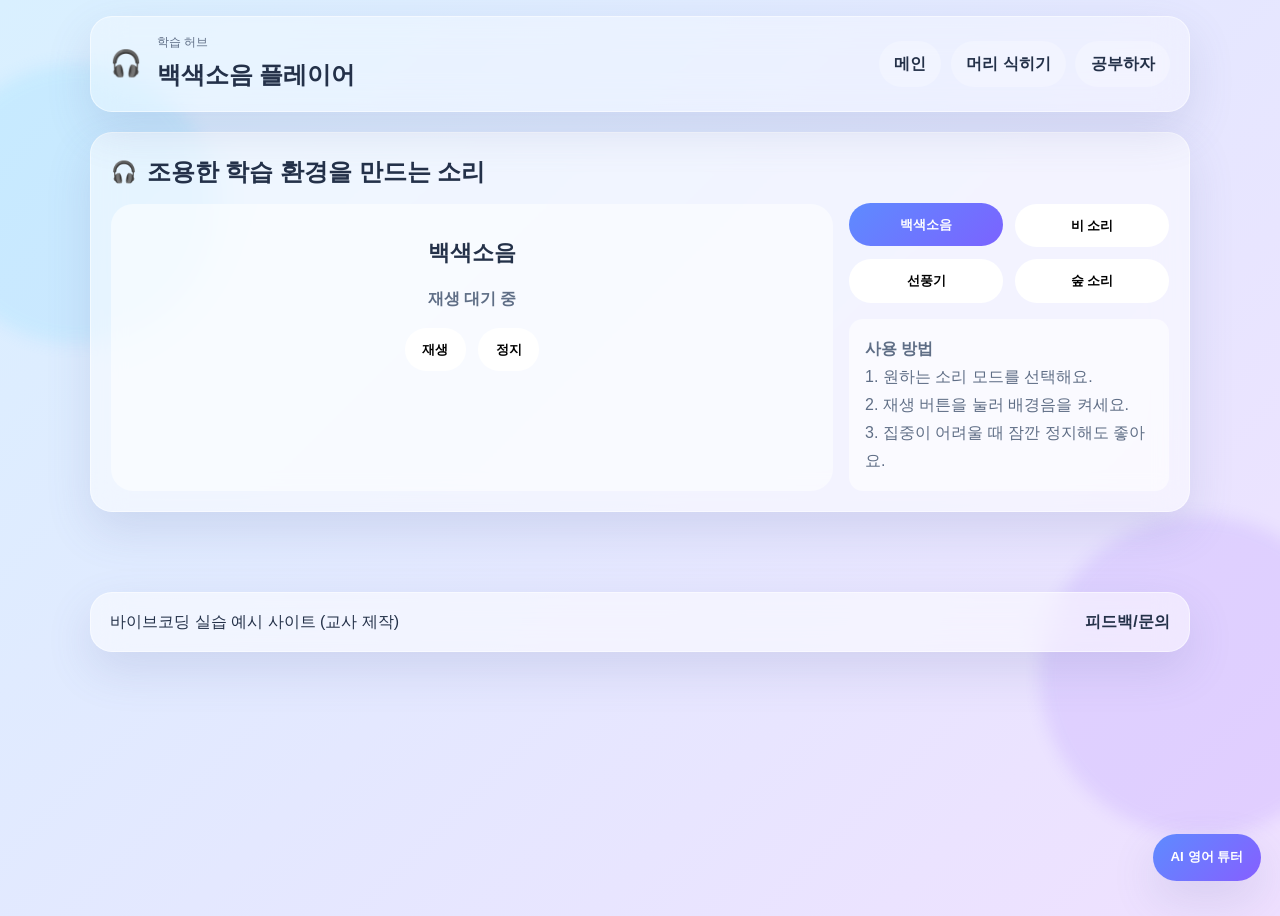
<file: pages/whitenoise.html>
<!-- 파일 위치: pages/whitenoise.html -->
<!DOCTYPE html>
<html lang="ko">
  <head>
    <meta charset="UTF-8" />
    <meta name="viewport" content="width=device-width, initial-scale=1.0" />
    <meta name="description" content="백색소음 플레이어 - 슬기로운 학교 생활" />
    <title>백색소음 플레이어</title>
    <link rel="icon" href="../assets/icons/favicon.ico" type="image/x-icon" />
    <link rel="stylesheet" href="../css/style.css" />
    <style>
      .noise-shell {
        display: grid;
        gap: 1rem;
      }

      .noise-panel {
        display: grid;
        grid-template-columns: 1fr 320px;
        gap: 1rem;
        align-items: stretch;
      }

      .noise-stage {
        padding: 2rem;
        border-radius: var(--radius);
        background: rgba(255, 255, 255, 0.52);
        text-align: center;
      }

      .noise-title {
        font-size: 1.35rem;
        font-weight: 800;
        margin-bottom: 0.8rem;
      }

      .noise-status {
        margin-top: 1rem;
        color: var(--text-subtle);
        font-weight: 700;
      }

      .noise-controls {
        display: flex;
        justify-content: center;
        gap: 0.75rem;
        flex-wrap: wrap;
        margin-top: 1rem;
      }

      .noise-controls button,
      .noise-mode button {
        border: none;
        border-radius: 999px;
        padding: 0.8rem 1.1rem;
        font-weight: 700;
        cursor: pointer;
        background: white;
        transition: background 0.2s ease, color 0.2s ease, transform 0.15s ease;
      }

      /* 지금 선택된 소리 모드를 눈에 띄게 강조 표시해요. */
      .noise-mode button.active {
        background: linear-gradient(135deg, var(--accent), var(--accent-strong));
        color: #fff;
        transform: translateY(-1px);
      }

      .noise-side {
        display: grid;
        gap: 1rem;
      }

      .noise-mode {
        display: grid;
        grid-template-columns: repeat(2, minmax(0, 1fr));
        gap: 0.75rem;
      }

      .noise-note {
        line-height: 1.75;
        color: var(--text-subtle);
        background: rgba(255, 255, 255, 0.55);
        border-radius: var(--radius-sm);
        padding: 1rem;
      }

      @media (max-width: 900px) {
        .noise-panel {
          grid-template-columns: 1fr;
        }
      }
    </style>
  </head>
  <body>
    <div class="background-orb orb-1"></div>
    <div class="background-orb orb-2"></div>

    <header class="topbar glass">
      <div class="brand-wrap">
        <div class="brand-mark">🎧</div>
        <div>
          <p class="eyebrow">학습 허브</p>
          <h1>백색소음 플레이어</h1>
        </div>
      </div>

      <nav class="gnb" aria-label="메인 내비게이션">
        <a class="nav-link" href="../index.html" data-page="index">메인</a>
        <a class="nav-link" href="game.html" data-page="game">머리 식히기</a>
        <a class="nav-link active" href="study.html" data-page="study">공부하자</a>
      </nav>
    </header>

    <main class="page-shell noise-shell">
      <section class="glass card">
        <div class="section-title-row">
          <span class="title-emoji">🎧</span>
          <h2>조용한 학습 환경을 만드는 소리</h2>
        </div>

        <div class="noise-panel">
          <div class="noise-stage">
            <div class="noise-title" id="noiseTitle">백색소음</div>
            <div class="noise-status" id="noiseStatus">재생 대기 중</div>
            <div class="noise-controls">
              <button id="playBtn" type="button">재생</button>
              <button id="pauseBtn" type="button">정지</button>
            </div>
          </div>

          <div class="noise-side">
            <div class="noise-mode">
              <button data-mode="white" type="button">백색소음</button>
              <button data-mode="rain" type="button">비 소리</button>
              <button data-mode="fan" type="button">선풍기</button>
              <button data-mode="forest" type="button">숲 소리</button>
            </div>
            <div class="noise-note">
              <strong>사용 방법</strong><br />
              1. 원하는 소리 모드를 선택해요.<br />
              2. 재생 버튼을 눌러 배경음을 켜세요.<br />
              3. 집중이 어려울 때 잠깐 정지해도 좋아요.
            </div>
          </div>
        </div>
      </section>
    </main>

    <button class="floating-tutor" type="button" aria-label="AI 영어 튜터 열기">
      <span>AI 영어 튜터</span>
    </button>
    <!-- AI 영어 튜터 챗봇 창: 평소에는 hidden 속성으로 숨겨져 있다가,
         플로팅 버튼을 누르면 main.js가 hidden을 풀어서 화면에 보여줘요. -->
    <div id="tutor-panel" class="tutor-panel" hidden>
      <div class="tutor-panel-inner glass">
        <div class="tutor-panel-header">
          <div>
            <p class="tutor-panel-title">🤖 AI 영어 튜터</p>
            <p class="tutor-panel-hint">💡 새 단어로 다시 시작하려면 채팅창 안의 🔄 버튼을 눌러주세요</p>
          </div>
          <button id="tutor-close-btn" type="button" aria-label="AI 영어 튜터 닫기">✕</button>
        </div>
        <div class="tutor-panel-body">
          <!-- Dify에서 만든 영어 단어 챗봇이 여기에 표시돼요.
               무료 사용량 초과 시 안내 메시지 필요
               크레딧이 빨리 소진될 경우, Dify에 Google Gemini 등 자체 무료 API 키를 연결하는 방식으로 전환 가능 -->
          <iframe
            id="tutor-iframe"
            src="https://udify.app/chatbot/o3hLbj0Ut3vGTRB0"
            style="width: 100%; height: 100%"
            frameborder="0"
            allow="microphone"
            title="AI 영어 튜터 챗봇"
          ></iframe>
        </div>
      </div>
    </div>


    <footer class="site-footer glass">
      <p>바이브코딩 실습 예시 사이트 (교사 제작)</p>
      <a href="#" aria-label="피드백 및 문의">피드백/문의</a>
    </footer>

    <script src="../js/config.js"></script>
    <script src="../js/main.js"></script>
    <script>
      const noiseTitle = document.getElementById('noiseTitle');
      const noiseStatus = document.getElementById('noiseStatus');
      const playBtn = document.getElementById('playBtn');
      const pauseBtn = document.getElementById('pauseBtn');
      const noiseModeButtons = document.querySelectorAll('[data-mode]');

      let audioContext = null;
      let noiseNode = null;
      let gainNode = null;
      let lfoNode = null;
      let isPlaying = false;
      let currentMode = 'white';

      function getAudioContext() {
        if (!audioContext) {
          // 일부 브라우저(특히 사파리)는 AudioContext 대신
          // webkitAudioContext라는 이름을 써요. 둘 다 지원하도록 해요.
          const AudioContextClass = window.AudioContext || window.webkitAudioContext;
          if (!AudioContextClass) {
            throw new Error('이 브라우저는 오디오 재생 기능을 지원하지 않아요.');
          }
          audioContext = new AudioContextClass();
        }
        if (audioContext.state === 'suspended') {
          audioContext.resume();
        }
        return audioContext;
      }

      function buildNoise(mode) {
        const ctx = getAudioContext();
        if (noiseNode) noiseNode.disconnect();
        if (lfoNode) lfoNode.disconnect();
        if (gainNode) gainNode.disconnect();

        const bufferSize = ctx.sampleRate * 2;
        const buffer = ctx.createBuffer(1, bufferSize, ctx.sampleRate);
        const data = buffer.getChannelData(0);

        for (let i = 0; i < bufferSize; i += 1) {
          let value = Math.random() * 2 - 1;
          if (mode === 'rain') value *= 0.5;
          if (mode === 'fan') value *= 0.7;
          if (mode === 'forest') value *= 0.35;
          data[i] = value;
        }

        const source = ctx.createBufferSource();
        source.buffer = buffer;
        source.loop = true;

        const gain = ctx.createGain();
        gain.gain.value = 0.08; // 기존 0.03은 너무 작아서 거의 안 들렸어요

        const filter = ctx.createBiquadFilter();
        filter.type = 'lowpass';
        filter.frequency.value = mode === 'forest' ? 800 : mode === 'rain' ? 1200 : 1800;
        filter.Q.value = 0.8;

        const shaper = ctx.createBiquadFilter();
        shaper.type = 'highpass';
        shaper.frequency.value = mode === 'white' ? 120 : 80;

        source.connect(filter);
        filter.connect(shaper);
        shaper.connect(gain);
        gain.connect(ctx.destination);

        source.start();
        noiseNode = source;
        gainNode = gain;

        if (mode === 'fan') {
          const lfo = ctx.createOscillator();
          const lfoGain = ctx.createGain();
          lfo.frequency.value = 0.15;
          lfoGain.gain.value = 0.08;
          lfo.connect(lfoGain);
          lfoGain.connect(filter.frequency);
          lfo.start();
          lfoNode = lfo;
        }
      }

      function setMode(mode) {
        currentMode = mode;
        if (mode === 'white') noiseTitle.textContent = '백색소음';
        if (mode === 'rain') noiseTitle.textContent = '비 소리';
        if (mode === 'fan') noiseTitle.textContent = '선풍기';
        if (mode === 'forest') noiseTitle.textContent = '숲 소리';

        if (isPlaying) {
          buildNoise(mode);
        }
      }

      function startNoise() {
        try {
          const ctx = getAudioContext();
          if (!isPlaying) {
            buildNoise(currentMode);
            isPlaying = true;
            noiseStatus.textContent = '재생 중';
          }
        } catch (error) {
          // 에러가 나도 화면이 그대로 멈춰있지 않고, 원인을 바로 알 수 있게
          // 화면에 안내 문구를 보여주고 콘솔에도 자세한 내용을 남겨요.
          noiseStatus.textContent = '재생할 수 없어요 😢 (브라우저 호환 문제일 수 있어요)';
          console.error('백색소음 재생 오류:', error);
        }
      }

      function stopNoise() {
        if (noiseNode) {
          noiseNode.stop();
          noiseNode.disconnect();
        }
        if (lfoNode) {
          lfoNode.stop();
          lfoNode.disconnect();
        }
        if (gainNode) {
          gainNode.disconnect();
        }
        isPlaying = false;
        noiseStatus.textContent = '재생 대기 중';
      }

      playBtn.addEventListener('click', startNoise);
      pauseBtn.addEventListener('click', stopNoise);

      noiseModeButtons.forEach((button) => {
        button.addEventListener('click', () => {
          noiseModeButtons.forEach((btn) => btn.classList.remove('active'));
          button.classList.add('active');
          setMode(button.dataset.mode);
        });
      });

      const defaultModeButton = document.querySelector('[data-mode="white"]');
      if (defaultModeButton) {
        defaultModeButton.classList.add('active');
      }
    </script>
  </body>
</html>
</file>
<file: css/style.css>
/* 파일 위치: css/style.css */
:root {
  --bg-start: #d9f0ff;
  --bg-end: #efe0ff;
  --glass-bg: rgba(255, 255, 255, 0.34);
  --glass-border: rgba(255, 255, 255, 0.5);
  --surface: rgba(255, 255, 255, 0.52);
  --surface-strong: rgba(255, 255, 255, 0.76);
  --text-main: #243149;
  --text-subtle: #5f6e86;
  --accent: #5e8bff;
  --accent-strong: #7b63ff;
  --danger: #ff6f91;
  --shadow: 0 18px 45px rgba(96, 108, 160, 0.16);
  --radius: 22px;
  --radius-sm: 14px;
  --font-body: "Pretendard", "Noto Sans KR", sans-serif;
  --font-size-xl: 2rem;
  --font-size-lg: 1.3rem;
  --font-size-md: 1rem;
  --font-size-sm: 0.9rem;
}

* {
  box-sizing: border-box;
}

body {
  margin: 0;
  min-height: 100vh;
  font-family: var(--font-body);
  color: var(--text-main);
  background: linear-gradient(135deg, var(--bg-start), var(--bg-end));
  position: relative;
  overflow-x: hidden;
  line-height: 1.6;
}

.background-orb {
  position: fixed;
  border-radius: 50%;
  filter: blur(8px);
  opacity: 0.45;
  pointer-events: none;
}

.orb-1 {
  width: 280px;
  height: 280px;
  top: 4rem;
  left: -4rem;
  background: rgba(128, 220, 255, 0.45);
}

.orb-2 {
  width: 320px;
  height: 320px;
  right: -5rem;
  bottom: 4rem;
  background: rgba(171, 133, 255, 0.43);
}

.glass {
  background: var(--glass-bg);
  border: 1px solid var(--glass-border);
  backdrop-filter: blur(16px);
  -webkit-backdrop-filter: blur(16px);
  box-shadow: var(--shadow);
}

.topbar {
  width: min(1100px, calc(100% - 2rem));
  margin: 1rem auto 0;
  padding: 1rem 1.2rem;
  border-radius: var(--radius);
  display: flex;
  align-items: center;
  justify-content: space-between;
  position: sticky;
  top: 0.8rem;
  z-index: 20;
}

.card,
.menu-card,
.flashcard-box,
.quiz-options button,
.site-footer,
.fortune-reveal-btn,
.fortune-reroll-btn {
  transition: transform 0.2s ease, box-shadow 0.2s ease, background 0.2s ease;
}

.brand-wrap {
  display: flex;
  align-items: center;
  gap: 0.9rem;
}

.brand-mark {
  font-size: 1.6rem;
}

.eyebrow {
  margin: 0 0 0.2rem;
  font-size: 0.78rem;
  color: var(--text-subtle);
}

h1,
h2,
p {
  margin: 0;
}

h1 {
  font-size: clamp(1.1rem, 3vw, 1.5rem);
}

.gnb {
  display: flex;
  gap: 0.6rem;
  flex-wrap: wrap;
}

.nav-link {
  text-decoration: none;
  color: var(--text-main);
  padding: 0.65rem 0.95rem;
  border-radius: 999px;
  background: rgba(255, 255, 255, 0.25);
  font-weight: 700;
}

.nav-link.active,
.nav-link:hover {
  background: linear-gradient(135deg, var(--accent), var(--accent-strong));
  color: white;
}

.page-shell {
  width: min(1100px, calc(100% - 2rem));
  margin: 1.25rem auto 0;
  padding-bottom: 4rem;
}

.hero-grid {
  display: grid;
  grid-template-columns: 1.6fr 1fr;
  gap: 1rem;
  align-items: stretch;
}

.card {
  border-radius: var(--radius);
  padding: 1.25rem;
  background: var(--surface);
}

.fortune-card,
.countdown-card {
  min-height: 280px;
}

.countdown-card {
  display: flex;
  flex-direction: column;
  justify-content: center;
}

.section-title-row {
  display: flex;
  align-items: center;
  gap: 0.6rem;
  margin-bottom: 0.8rem;
}

.title-emoji {
  font-size: 1.3rem;
}

.fortune-subtitle,
.countdown-note {
  color: var(--text-subtle);
  font-size: 0.95rem;
}

.fortune-idle {
  margin-top: 1.4rem;
  display: flex;
  justify-content: center;
}

.fortune-reveal-btn {
  border: none;
  border-radius: 999px;
  padding: 0.9rem 1.4rem;
  font-weight: 800;
  font-size: 1rem;
  cursor: pointer;
  color: #fff;
  background: linear-gradient(135deg, var(--accent), var(--accent-strong));
  box-shadow: 0 12px 26px rgba(94, 139, 255, 0.32);
}

.fortune-reveal-btn:hover {
  transform: translateY(-2px);
}

@keyframes fortuneReveal {
  from {
    opacity: 0;
    transform: translateY(10px);
  }
  to {
    opacity: 1;
    transform: translateY(0);
  }
}

.fortune-result {
  text-align: center;
  margin-top: 0.6rem;
}

.fortune-result.show {
  animation: fortuneReveal 0.35s ease;
}

.fortune-emoji {
  font-size: 2.6rem;
  line-height: 1;
}

.fortune-text {
  margin-top: 0.7rem;
  font-size: 1.05rem;
  font-weight: 700;
  line-height: 1.6;
}

.fortune-extra {
  display: flex;
  justify-content: center;
  gap: 0.7rem;
  flex-wrap: wrap;
  margin-top: 1rem;
}

.fortune-chip {
  display: flex;
  flex-direction: column;
  gap: 0.3rem;
  align-items: center;
  background: var(--surface-strong);
  border-radius: var(--radius-sm);
  padding: 0.6rem 1rem;
  min-width: 120px;
}

.fortune-chip-label {
  font-size: 0.78rem;
  color: var(--text-subtle);
  font-weight: 700;
}

.fortune-chip-value {
  display: inline-flex;
  align-items: center;
  gap: 0.4rem;
  font-weight: 800;
}

.fortune-color-dot {
  width: 14px;
  height: 14px;
  border-radius: 50%;
  border: 1px solid rgba(0, 0, 0, 0.15);
  display: inline-block;
}

.fortune-reroll-btn {
  margin-top: 1.1rem;
  border: none;
  background: transparent;
  color: var(--text-subtle);
  font-weight: 700;
  font-size: 0.85rem;
  cursor: pointer;
  text-decoration: underline;
}

.fortune-reroll-btn:hover {
  color: var(--accent-strong);
}

.timer-setup {
  display: flex;
  align-items: center;
  gap: 0.6rem;
  flex-wrap: wrap;
  margin-top: 0.9rem;
}

.timer-mode-group {
  display: flex;
  gap: 0.3rem;
  padding: 0.3rem;
  background: rgba(255, 255, 255, 0.35);
  border-radius: 999px;
}

.timer-mode-btn {
  border: none;
  background: transparent;
  color: var(--text-main);
  font-weight: 700;
  padding: 0.45rem 0.9rem;
  border-radius: 999px;
  cursor: pointer;
  transition: background 0.2s ease, color 0.2s ease;
}

.timer-mode-btn.active {
  background: linear-gradient(135deg, var(--accent), var(--accent-strong));
  color: #fff;
}

.timer-setup input[type="time"] {
  border: 2px solid rgba(124, 108, 246, 0.24);
  border-radius: var(--radius-sm);
  background: rgba(255, 255, 255, 0.84);
  padding: 0.45rem 0.7rem;
  font-size: 1rem;
  font-family: var(--font-body);
  color: var(--text-main);
}

.timer-setup input[type="time"]:focus {
  outline: none;
  border-color: var(--accent-strong);
  box-shadow: 0 0 0 4px rgba(124, 108, 246, 0.12);
}

.countdown-number {
  margin: 1.25rem 0 0.85rem;
  font-size: clamp(2.2rem, 5vw, 3.4rem);
  font-weight: 800;
  letter-spacing: 0.08em;
}

.menu-page {
  display: grid;
  gap: 1rem;
}

.menu-grid {
  display: grid;
  grid-template-columns: repeat(auto-fit, minmax(220px, 1fr));
  gap: 1rem;
}

.menu-card {
  display: block;
  text-decoration: none;
  color: inherit;
  padding: 1.3rem;
  border-radius: var(--radius);
  min-height: 170px;
  background: var(--surface);
  transition: transform 0.2s ease, box-shadow 0.2s ease;
}

.menu-card:hover,
.menu-card:focus-visible {
  transform: translateY(-4px) scale(1.01);
  box-shadow: 0 20px 40px rgba(64, 72, 130, 0.22);
  outline: none;
}

.flashcard-controls button:hover,
.quiz-options button:hover,
.floating-tutor:hover {
  transform: translateY(-2px);
}

.menu-card .icon {
  font-size: 2rem;
  width: 3rem;
  height: 3rem;
  display: grid;
  place-items: center;
  border-radius: 14px;
  background: rgba(255, 255, 255, 0.62);
}

.menu-card h3 {
  margin: 0.8rem 0 0.4rem;
  font-size: 1.15rem;
}

.menu-card p {
  color: var(--text-subtle);
  line-height: 1.6;
}

.floating-tutor {
  position: fixed;
  right: 1.2rem;
  bottom: 1.2rem;
  border: none;
  border-radius: 999px;
  padding: 0.9rem 1.1rem;
  background: linear-gradient(135deg, #5e8bff, #865fff);
  color: white;
  font-weight: 700;
  box-shadow: var(--shadow);
  cursor: pointer;
}

.floating-tutor:focus-visible {
  outline: 3px solid rgba(94, 139, 255, 0.35);
  outline-offset: 2px;
}

.site-footer {
  width: min(1100px, calc(100% - 2rem));
  margin: 1rem auto 1.5rem;
  border-radius: var(--radius);
  padding: 1rem 1.2rem;
  display: flex;
  justify-content: space-between;
  align-items: center;
  background: var(--surface);
}

.site-footer a {
  color: var(--text-main);
  text-decoration: none;
  font-weight: 700;
}

@media (max-width: 767px) {
  .topbar,
  .site-footer {
    flex-direction: column;
    gap: 0.8rem;
  }

  .hero-grid {
    grid-template-columns: 1fr;
  }

  .page-shell {
    width: min(100%, calc(100% - 1rem));
  }
}

@media (min-width: 768px) and (max-width: 1023px) {
  .hero-grid {
    grid-template-columns: 1fr;
  }
}

/* AI 영어 튜터 챗봇 창 스타일 */
.tutor-panel {
  position: fixed;
  inset: 0;
  z-index: 999;
  display: flex;
  align-items: flex-start; /* center로 두면 화면이 좁을 때 위쪽(헤더)이 화면 밖으로 밀려나 잘려요 */
  justify-content: center;
  padding: 24px;
  overflow-y: auto; /* 패널이 화면보다 크면 이 배경 영역 자체를 스크롤해서 위쪽까지 볼 수 있게 해요 */
  background: rgba(15, 23, 42, 0.45); /* 화면 전체를 덮는 어두운 반투명 배경 */
}

/* hidden 속성이 있을 때는 display: flex보다 이 규칙이 우선 적용되도록 해서
   처음 페이지를 열었을 때 챗봇 창이 보이지 않게 해요. */
.tutor-panel[hidden] {
  display: none;
}

.tutor-panel-inner {
  width: 100%;
  max-width: 420px;
  height: min(80vh, 760px);
  max-height: calc(100vh - 48px); /* 위아래 padding(24px씩)을 뺀 값을 넘지 않도록 해요 */
  flex-shrink: 0;
  display: flex;
  flex-direction: column;
  overflow: hidden;
  border-radius: var(--radius);
}

.tutor-panel-header {
  display: flex;
  align-items: flex-start;
  justify-content: space-between;
  gap: 0.6rem;
  padding: 16px 20px;
}

.tutor-panel-title {
  margin: 0;
  font-weight: 800;
}

.tutor-panel-hint {
  margin: 0.3rem 0 0;
  font-size: 0.78rem;
  font-weight: 500;
  color: var(--text-subtle);
}

.tutor-panel-header button {
  background: none;
  border: none;
  font-size: 20px;
  cursor: pointer;
  color: var(--text-main);
}

.tutor-panel-body {
  flex: 1;
  padding: 0 12px 12px;
}

.tutor-panel-body iframe {
  width: 100%;
  height: 100%;
  border-radius: var(--radius-sm);
}

@media (max-width: 767px) {
  .tutor-panel {
    padding: 0;
  }

  .tutor-panel-inner {
    max-width: 100%;
    height: 100%;
    max-height: 100%;
    border-radius: 0;
  }
}
</file>
